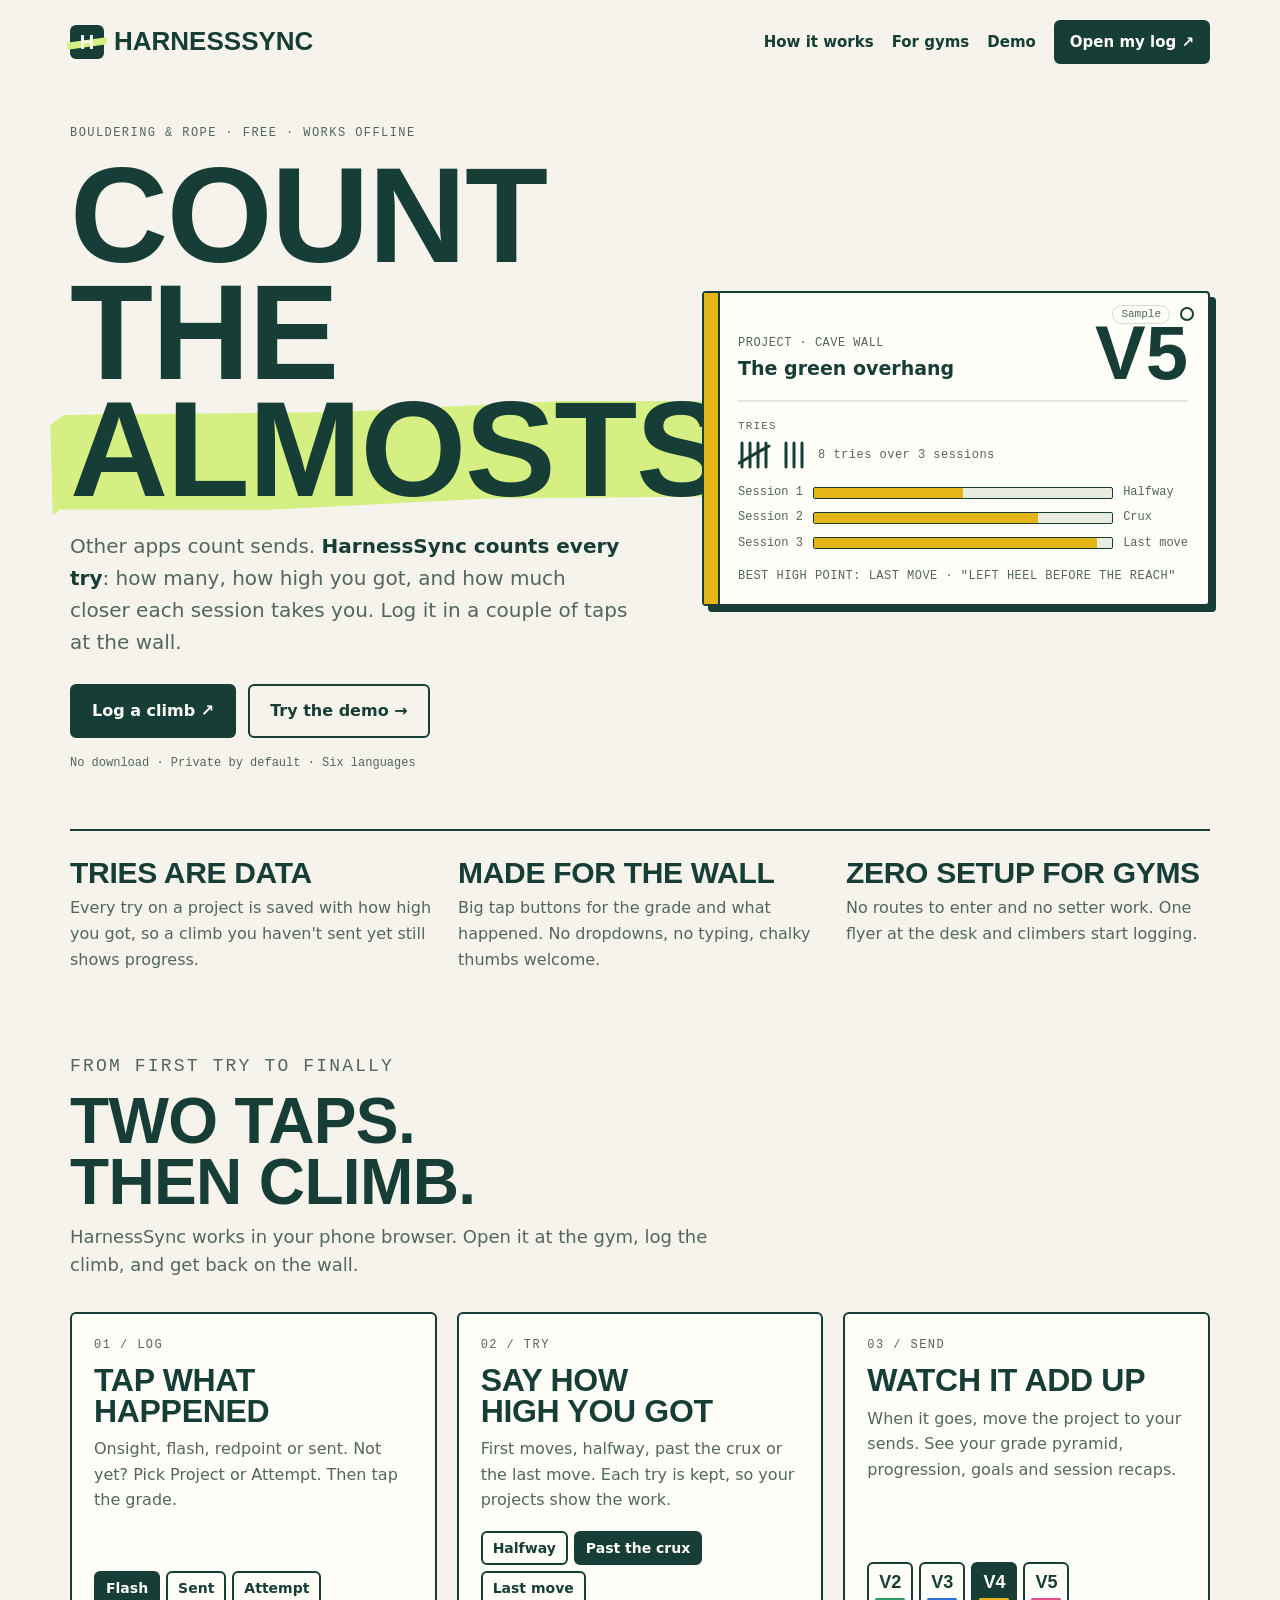
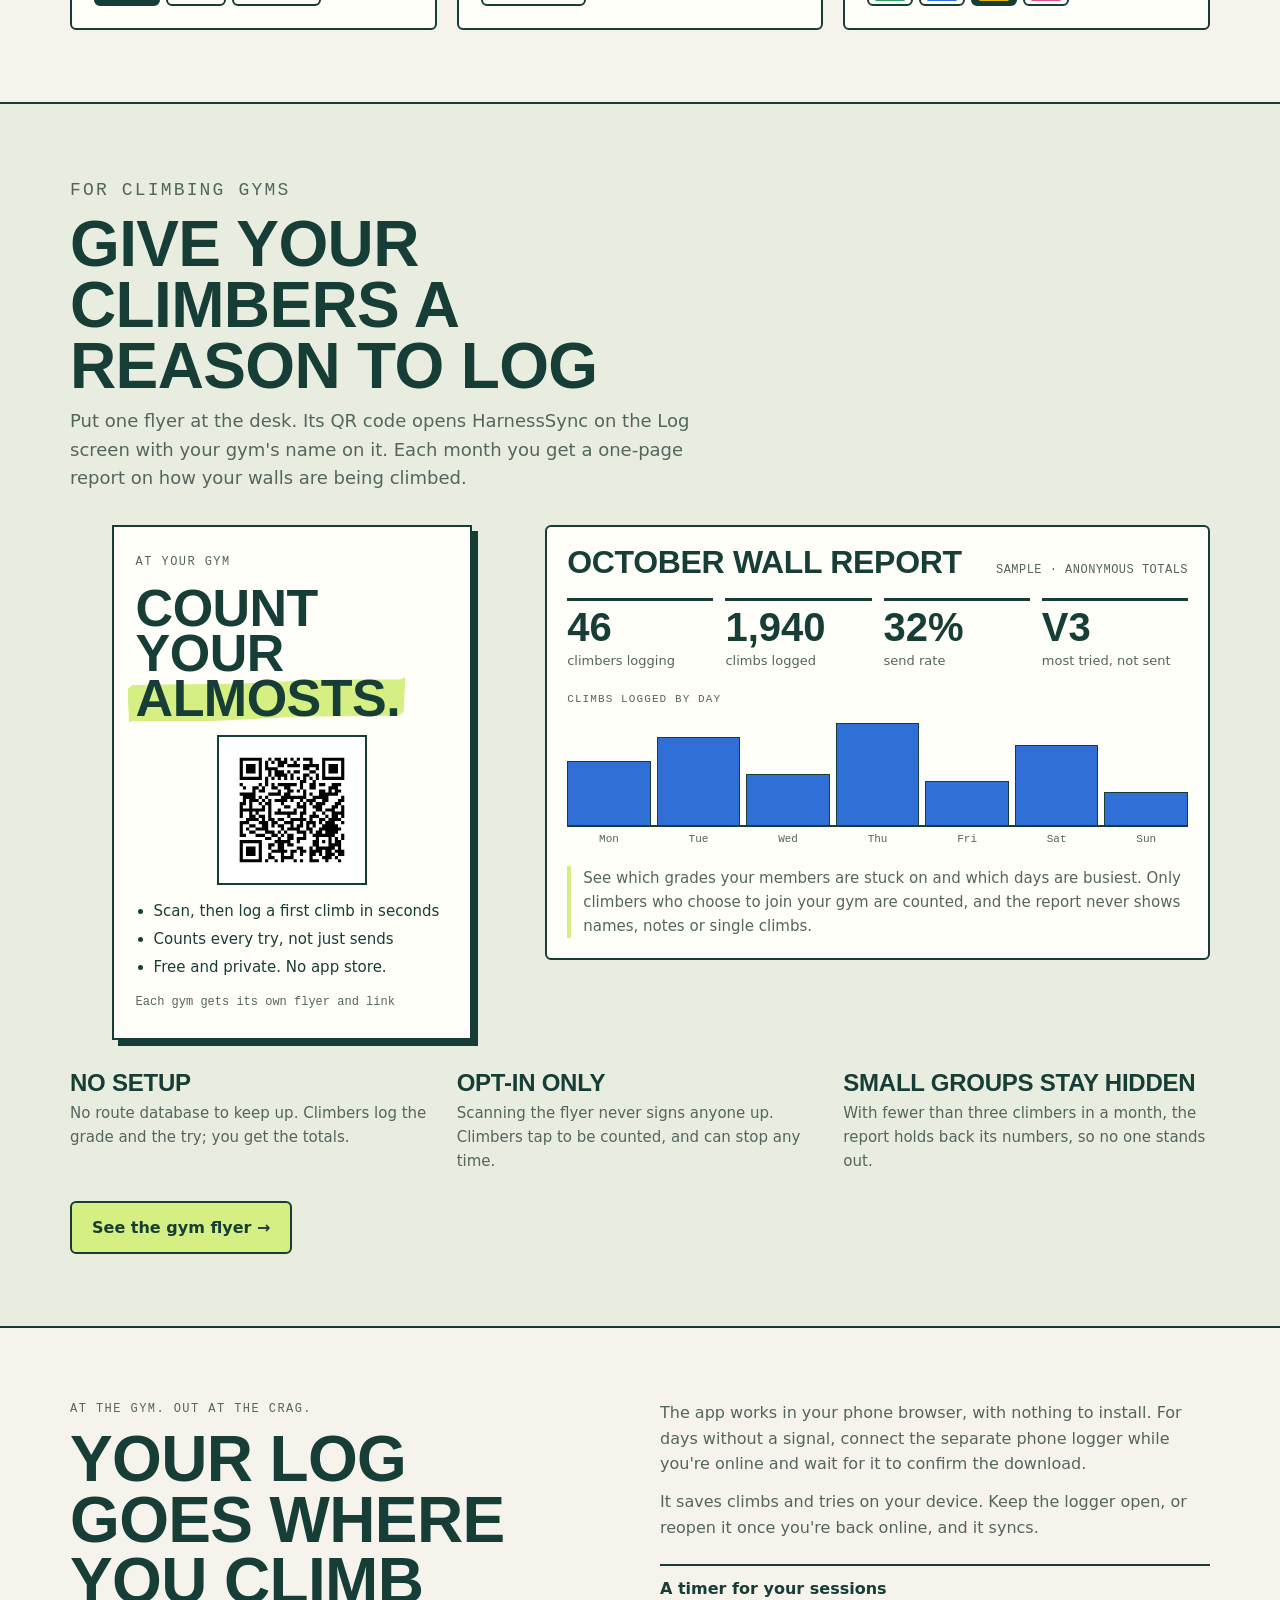
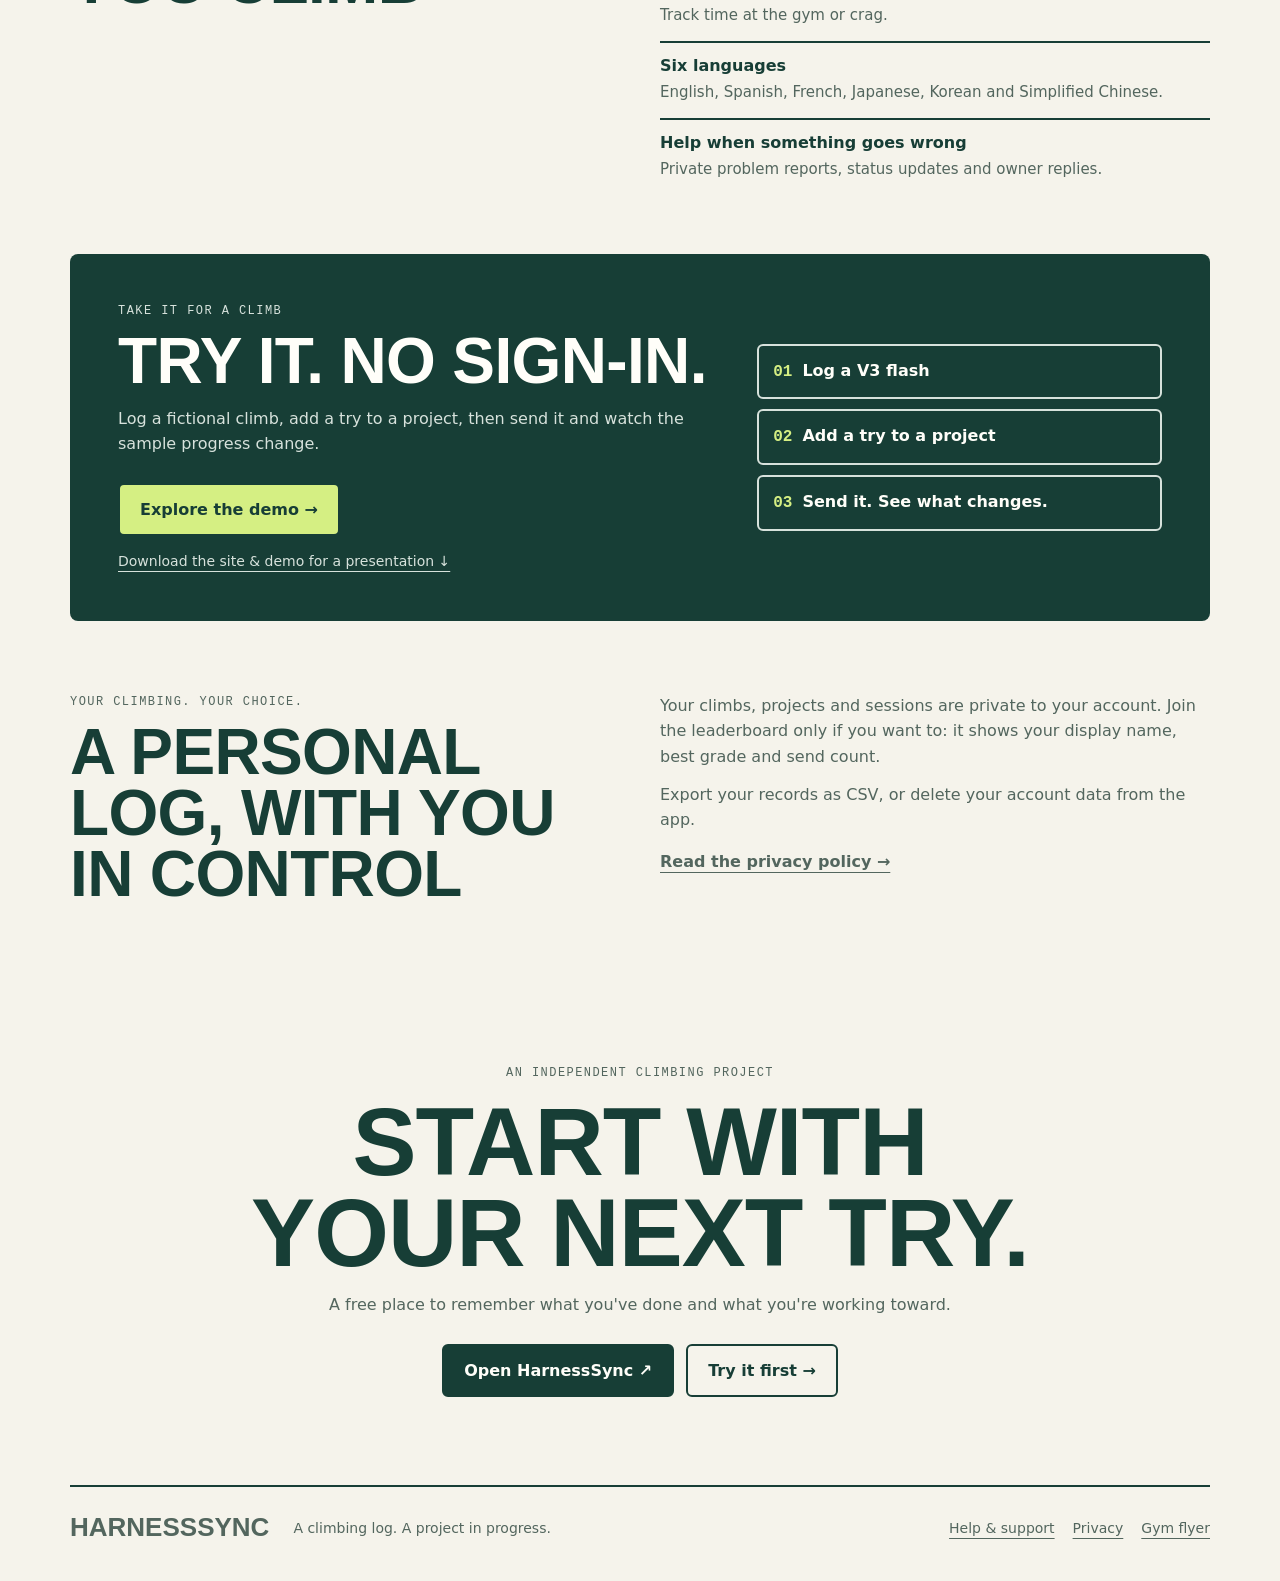
<file: docs/index.html>
<!DOCTYPE html>
<html lang="en">
<head>
  <meta charset="utf-8">
  <meta name="viewport" content="width=device-width, initial-scale=1">
  <title>HarnessSync — Count the almosts.</title>
  <meta name="description" content="A free climbing log that counts every try, not just sends: how many, how high you got, and how much closer each session takes you. Try the demo without signing in.">
  <meta name="theme-color" content="#f5f3eb">
  <link rel="icon" href="icon.svg" type="image/svg+xml">
  <link rel="stylesheet" href="landing.css">
</head>
<body>
  <a class="skip" href="#main">Skip to content</a>
  <header class="site-header wrap">
    <a class="wordmark" href="index.html"><span class="logo-mark" aria-hidden="true"><span>H</span></span>HarnessSync</a>
    <nav aria-label="Main navigation">
      <a class="hide-sm" href="#how-it-works">How it works</a>
      <a class="hide-sm" href="#for-gyms">For gyms</a>
      <a class="hide-sm" href="demo.html">Demo</a>
      <a class="button small" href="https://harnesssync.onrender.com/?from=site">Open my log ↗</a>
    </nav>
  </header>

  <main id="main">
    <section class="hero wrap">
      <div>
        <p class="eyebrow">Bouldering &amp; rope · free · works offline</p>
        <h1>Count the<br><span class="tape">almosts.</span></h1>
        <p class="lead">Other apps count sends. <b>HarnessSync counts every try</b>: how many, how high you got, and how much closer each session takes you. Log it in a couple of taps at the wall.</p>
        <div class="actions">
          <a class="button" href="https://harnesssync.onrender.com/?from=site">Log a climb ↗</a>
          <a class="button ghost" href="demo.html">Try the demo →</a>
        </div>
        <p class="fine">No download · Private by default · Six languages</p>
      </div>

      <div class="tag" style="--grade:var(--g-yellow)" aria-label="Example project card with fictional sample data">
        <span class="hole" aria-hidden="true"></span>
        <span class="sample">Sample</span>
        <div class="tag-row">
          <div>
            <span class="meta">PROJECT · CAVE WALL</span>
            <div class="tag-name">The green overhang</div>
          </div>
          <div class="grade">V5</div>
        </div>
        <div class="rule"></div>
        <div class="label">Tries</div>
        <div class="tally">
          <svg viewBox="0 0 34 28" aria-hidden="true"><line x1="4" y1="2" x2="4" y2="26"/><line x1="12" y1="2" x2="12" y2="26"/><line x1="20" y1="2" x2="20" y2="26"/><line x1="28" y1="2" x2="28" y2="26"/><line x1="1" y1="22" x2="31" y2="5"/></svg>
          <svg viewBox="0 0 26 28" aria-hidden="true"><line x1="4" y1="2" x2="4" y2="26"/><line x1="12" y1="2" x2="12" y2="26"/><line x1="20" y1="2" x2="20" y2="26"/></svg>
          <span class="meta">8 tries over 3 sessions</span>
        </div>
        <div class="ladder" aria-label="Best high point each session: halfway, then past the crux, then the last move">
          <span>Session 1</span><div class="bar"><i style="width:50%"></i></div><span>Halfway</span>
          <span>Session 2</span><div class="bar"><i style="width:75%"></i></div><span>Crux</span>
          <span>Session 3</span><div class="bar"><i style="width:95%"></i></div><span>Last move</span>
        </div>
        <p class="meta note">BEST HIGH POINT: LAST MOVE · "LEFT HEEL BEFORE THE REACH"</p>
      </div>
    </section>

    <section class="wrap diffs" aria-label="What makes HarnessSync different">
      <div><h2>Tries are data</h2><p>Every try on a project is saved with how high you got, so a climb you haven't sent yet still shows progress.</p></div>
      <div><h2>Made for the wall</h2><p>Big tap buttons for the grade and what happened. No dropdowns, no typing, chalky thumbs welcome.</p></div>
      <div><h2>Zero setup for gyms</h2><p>No routes to enter and no setter work. One flyer at the desk and climbers start logging.</p></div>
    </section>

    <section class="section wrap" id="how-it-works">
      <div class="section-head">
        <p class="eyebrow">From first try to finally</p>
        <h2>Two taps. Then climb.</h2>
        <p>HarnessSync works in your phone browser. Open it at the gym, log the climb, and get back on the wall.</p>
      </div>
      <ol class="steps">
        <li>
          <span class="eyebrow">01 / Log</span>
          <h3>Tap what happened</h3>
          <p>Onsight, flash, redpoint or sent. Not yet? Pick Project or Attempt. Then tap the grade.</p>
          <div class="chips" aria-hidden="true"><span class="chip on">Flash</span><span class="chip">Sent</span><span class="chip">Attempt</span></div>
        </li>
        <li>
          <span class="eyebrow">02 / Try</span>
          <h3>Say how high you got</h3>
          <p>First moves, halfway, past the crux or the last move. Each try is kept, so your projects show the work.</p>
          <div class="chips" aria-hidden="true"><span class="chip">Halfway</span><span class="chip on">Past the crux</span><span class="chip">Last move</span></div>
        </li>
        <li>
          <span class="eyebrow">03 / Send</span>
          <h3>Watch it add up</h3>
          <p>When it goes, move the project to your sends. See your grade pyramid, progression, goals and session recaps.</p>
          <div class="chips" aria-hidden="true"><span class="chip grade-chip" style="--c:var(--g-green)">V2</span><span class="chip grade-chip" style="--c:var(--g-blue)">V3</span><span class="chip grade-chip on" style="--c:var(--g-yellow)">V4</span><span class="chip grade-chip" style="--c:var(--g-pink)">V5</span></div>
        </li>
      </ol>
    </section>

    <section class="band" id="for-gyms">
      <div class="section wrap">
        <div class="section-head">
          <p class="eyebrow">For climbing gyms</p>
          <h2>Give your climbers a reason to log</h2>
          <p>Put one flyer at the desk. Its QR code opens HarnessSync on the Log screen with your gym's name on it. Each month you get a one-page report on how your walls are being climbed.</p>
        </div>
        <div class="gyms">
          <div class="flyer">
            <span class="eyebrow">At your gym</span>
            <h3>Count your <span class="tape">almosts.</span></h3>
            <div class="qr"><img src="gym-qr.svg" alt="Sample QR code" width="150" height="150"></div>
            <ul>
              <li>Scan, then log a first climb in seconds</li>
              <li>Counts every try, not just sends</li>
              <li>Free and private. No app store.</li>
            </ul>
            <p class="fine">Each gym gets its own flyer and link</p>
          </div>

          <div class="report" aria-label="Example monthly gym report with fictional sample data">
            <div class="report-head">
              <h3>October wall report</h3>
              <span class="meta">SAMPLE · ANONYMOUS TOTALS</span>
            </div>
            <div class="kpis">
              <div class="kpi"><b>46</b><span>climbers logging</span></div>
              <div class="kpi"><b>1,940</b><span>climbs logged</span></div>
              <div class="kpi"><b>32%</b><span>send rate</span></div>
              <div class="kpi"><b>V3</b><span>most tried, not sent</span></div>
            </div>
            <div>
              <div class="label">Climbs logged by day</div>
              <div class="days" aria-hidden="true"><i style="height:58%"></i><i style="height:80%"></i><i style="height:46%"></i><i style="height:92%"></i><i style="height:40%"></i><i style="height:72%"></i><i style="height:30%"></i></div>
              <div class="days-x" aria-hidden="true"><span>Mon</span><span>Tue</span><span>Wed</span><span>Thu</span><span>Fri</span><span>Sat</span><span>Sun</span></div>
            </div>
            <p class="callout">See which grades your members are stuck on and which days are busiest. Only climbers who choose to join your gym are counted, and the report never shows names, notes or single climbs.</p>
          </div>
        </div>
        <div class="gym-points">
          <div><h3>No setup</h3><p>No route database to keep up. Climbers log the grade and the try; you get the totals.</p></div>
          <div><h3>Opt-in only</h3><p>Scanning the flyer never signs anyone up. Climbers tap to be counted, and can stop any time.</p></div>
          <div><h3>Small groups stay hidden</h3><p>With fewer than three climbers in a month, the report holds back its numbers, so no one stands out.</p></div>
        </div>
        <p class="gym-cta"><a class="button lime" href="gym-flyer.html">See the gym flyer →</a></p>
      </div>
    </section>

    <section class="section wrap split">
      <div>
        <p class="eyebrow">At the gym. Out at the crag.</p>
        <h2>Your log goes where you climb</h2>
      </div>
      <div class="body">
        <p>The app works in your phone browser, with nothing to install. For days without a signal, connect the separate phone logger while you're online and wait for it to confirm the download.</p>
        <p>It saves climbs and tries on your device. Keep the logger open, or reopen it once you're back online, and it syncs.</p>
        <ul class="list" style="margin-top:24px">
          <li><strong>A timer for your sessions</strong><span>Track time at the gym or crag.</span></li>
          <li><strong>Six languages</strong><span>English, Spanish, French, Japanese, Korean and Simplified Chinese.</span></li>
          <li><strong>Help when something goes wrong</strong><span>Private problem reports, status updates and owner replies.</span></li>
        </ul>
      </div>
    </section>

    <section class="wrap">
      <div class="demo">
        <div>
          <p class="eyebrow">Take it for a climb</p>
          <h2>Try it. No sign-in.</h2>
          <p>Log a fictional climb, add a try to a project, then send it and watch the sample progress change.</p>
          <div class="actions"><a class="button lime" href="demo.html">Explore the demo →</a></div>
          <p class="download"><a href="downloads/harnesssync-preview.zip" download>Download the site &amp; demo for a presentation ↓</a></p>
        </div>
        <ol>
          <li><span>01</span>Log a V3 flash</li>
          <li><span>02</span>Add a try to a project</li>
          <li><span>03</span>Send it. See what changes.</li>
        </ol>
      </div>
    </section>

    <section class="section wrap split">
      <div>
        <p class="eyebrow">Your climbing. Your choice.</p>
        <h2>A personal log, with you in control</h2>
      </div>
      <div class="body">
        <p>Your climbs, projects and sessions are private to your account. Join the leaderboard only if you want to: it shows your display name, best grade and send count.</p>
        <p>Export your records as CSV, or delete your account data from the app.</p>
        <p style="margin-top:16px"><a class="text-link" href="privacy.html">Read the privacy policy →</a></p>
      </div>
    </section>

    <section class="final wrap">
      <p class="eyebrow">An independent climbing project</p>
      <h2>Start with your next try.</h2>
      <p>A free place to remember what you've done and what you're working toward.</p>
      <div class="actions"><a class="button" href="https://harnesssync.onrender.com/?from=site">Open HarnessSync ↗</a><a class="button ghost" href="demo.html">Try it first →</a></div>
    </section>
  </main>

  <footer class="site-footer wrap">
    <a class="wordmark" href="index.html">HarnessSync</a>
    <p>A climbing log. A project in progress.</p>
    <nav aria-label="Footer"><a href="support.html">Help &amp; support</a><a href="privacy.html">Privacy</a><a href="gym-flyer.html">Gym flyer</a></nav>
  </footer>
</body>
</html>
</file>
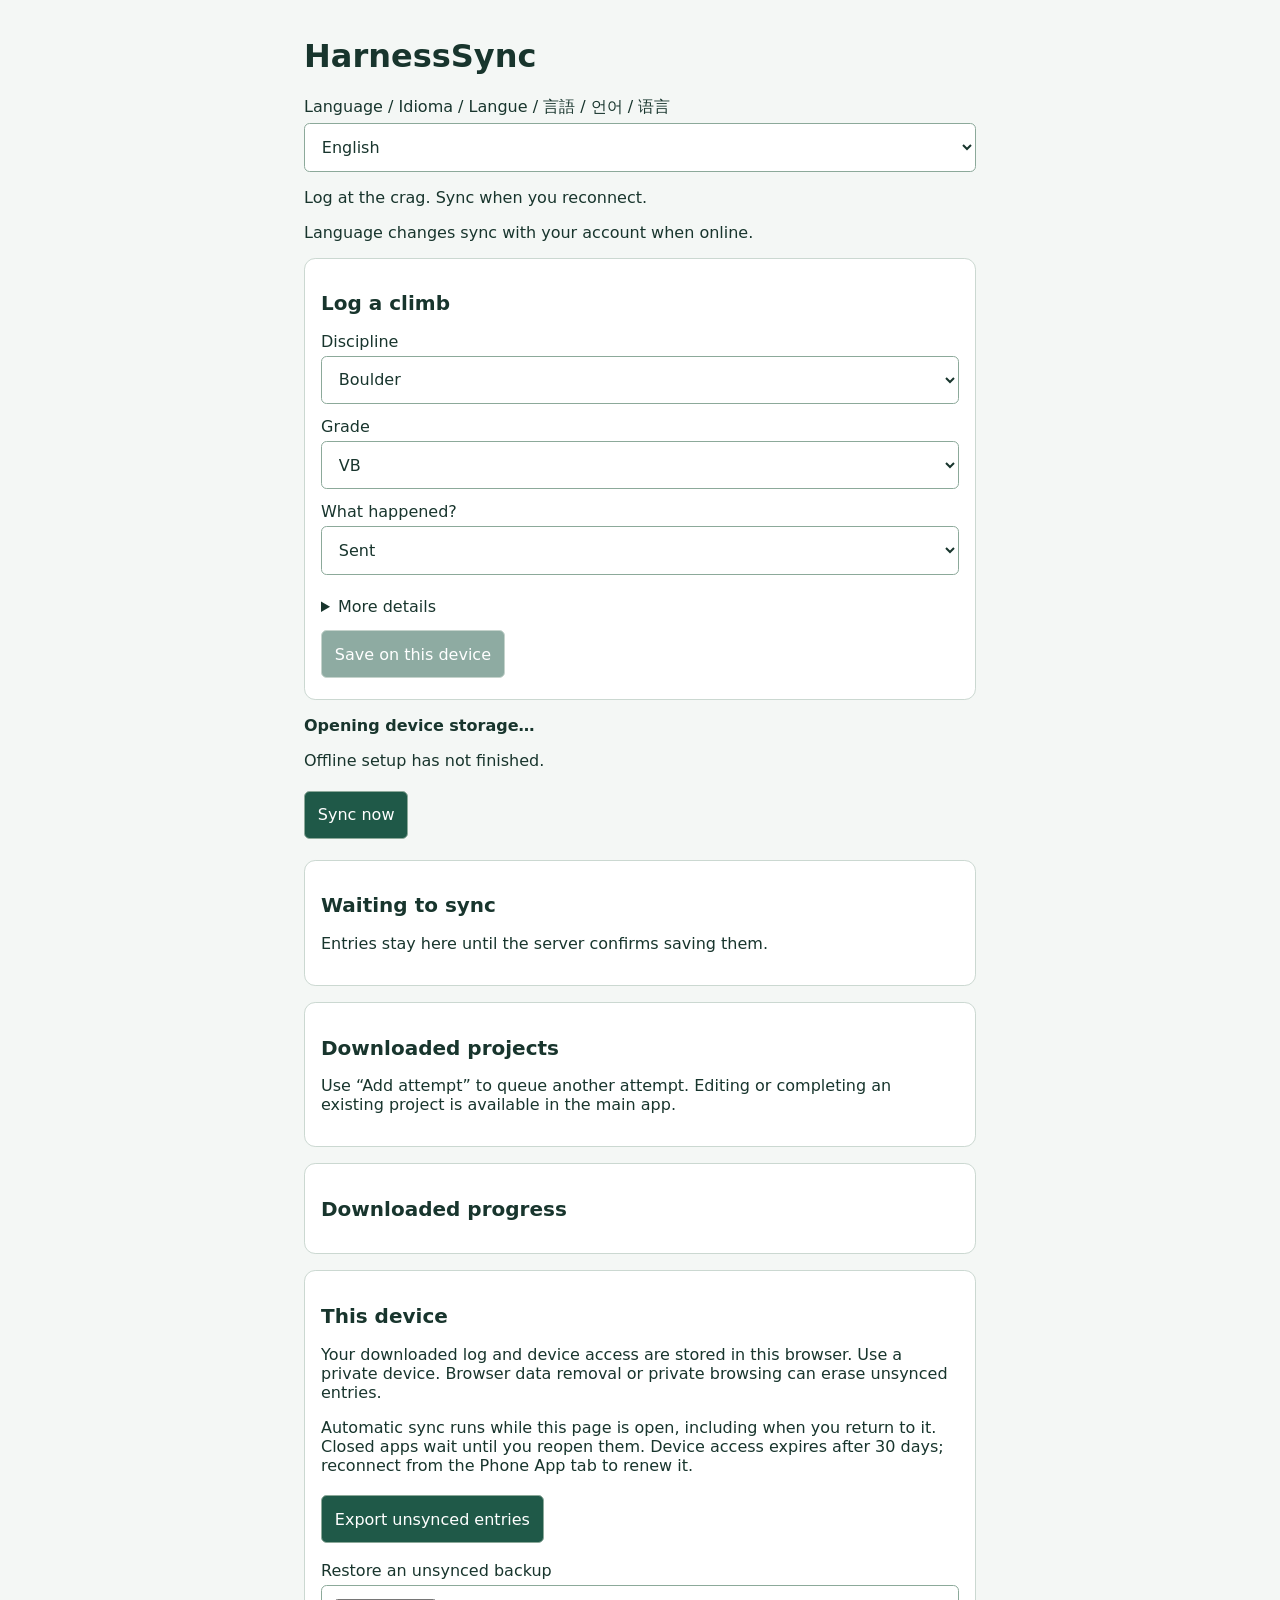
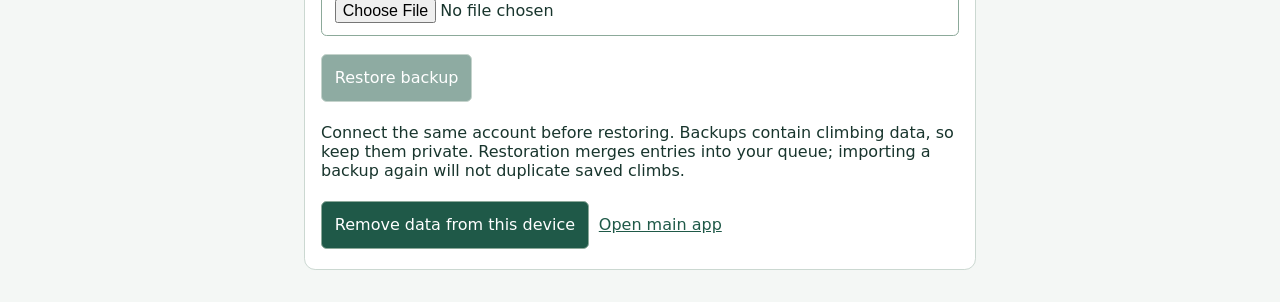
<file: harnesssync/offline_web/index.html>
<!doctype html>
<html lang="en">
<head>
  <meta charset="utf-8"><meta name="viewport" content="width=device-width, initial-scale=1">
  <meta name="theme-color" content="#1f5948"><title>HarnessSync offline log</title>
  <link rel="manifest" href="manifest.webmanifest"><link rel="icon" href="icon.svg">
  <link rel="stylesheet" href="style.css"><script src="locales.js" defer></script><script src="i18n.js" defer></script><script src="app.js" defer></script>
</head>
<body>
<main>
  <h1>HarnessSync</h1><label>Language / Idioma / Langue / 言語 / 언어 / 语言<select id="language"></select></label><p data-i18n="Log at the crag. Sync when you reconnect.">Log at the crag. Sync when you reconnect.</p>
  <p data-i18n="Language changes sync with your account when online.">Language changes sync with your account when online.</p>
  <section><h2 data-i18n="Log a climb">Log a climb</h2>
    <form id="log">
      <label><span data-i18n="Discipline">Discipline</span><select name="discipline" id="discipline"><option value="Boulder" data-i18n="Boulder">Boulder</option><option value="Rope" data-i18n="Rope">Rope</option></select></label>
      <label><span data-i18n="Grade">Grade</span><select name="grade" id="grade"></select></label>
      <label><span data-i18n="What happened?">What happened?</span><select name="status"><option value="Sent" data-i18n="Sent">Sent</option><option value="Flash" data-i18n="Flash">Flash</option><option value="Onsight" data-i18n="Onsight">Onsight</option><option value="Redpoint" data-i18n="Redpoint">Redpoint</option><option value="Attempt" data-i18n="Attempt">Attempt</option><option value="Project" data-i18n="Project">Project</option></select></label>
      <details id="log-details"><summary data-i18n="More details">More details</summary>
      <label><span data-i18n="Date">Date</span><input name="date" id="date" type="date" required></label>
      <label><span data-i18n="Route or problem name">Route or problem name</span><input name="route_name" maxlength="80"></label>
      <label><span data-i18n="Gym or crag">Gym or crag</span><input name="location" maxlength="80"></label>
      <label><span data-i18n="Environment">Environment</span><select name="environment"><option value="Gym" data-i18n="Gym">Gym</option><option value="Outdoor" data-i18n="Outdoor">Outdoor</option></select></label>
        <label><span data-i18n="Wall angle">Wall angle</span><select name="angle"><option value="Vertical" data-i18n="Vertical">Vertical</option><option value="Slab" data-i18n="Slab">Slab</option><option value="Overhang" data-i18n="Overhang">Overhang</option><option value="Roof" data-i18n="Roof">Roof</option></select></label>
        <label><span data-i18n="Hold type">Hold type</span><select name="hold_type"><option value="Mixed" data-i18n="Mixed">Mixed</option><option value="Crimps" data-i18n="Crimps">Crimps</option><option value="Slopers" data-i18n="Slopers">Slopers</option><option value="Jugs" data-i18n="Jugs">Jugs</option><option value="Pinches" data-i18n="Pinches">Pinches</option><option value="Pockets" data-i18n="Pockets">Pockets</option></select></label>
        <label><span data-i18n="Notes">Notes</span><textarea name="notes" maxlength="500"></textarea></label>
      </details>
      <button type="submit" id="save" disabled data-i18n="Save on this device">Save on this device</button>
    </form>
  </section>
  <p id="status" role="status" aria-live="polite" data-i18n="Opening device storage…">Opening device storage…</p>
  <p id="ready" data-i18n="Offline setup has not finished.">Offline setup has not finished.</p>
  <p id="account"></p>
  <button id="sync" type="button" data-i18n="Sync now">Sync now</button>
  <p id="error" role="alert"></p>
  <section><h2 data-i18n="Waiting to sync">Waiting to sync</h2><p data-i18n="Entries stay here until the server confirms saving them.">Entries stay here until the server confirms saving them.</p><ul id="pending"></ul></section>
  <section><h2 data-i18n="Downloaded projects">Downloaded projects</h2><p data-i18n="Use “Add attempt” to queue another attempt. Editing or completing an existing project is available in the main app.">Use “Add attempt” to queue another attempt. Editing or completing an existing project is available in the main app.</p><ul id="projects"></ul></section>
  <section><h2 data-i18n="Downloaded progress">Downloaded progress</h2><p id="downloaded"></p><p id="progress"></p><ul id="history"></ul></section>
  <section><h2 data-i18n="This device">This device</h2>
    <p data-i18n="Your downloaded log and device access are stored in this browser. Use a private device. Browser data removal or private browsing can erase unsynced entries.">Your downloaded log and device access are stored in this browser. Use a private device. Browser data removal or private browsing can erase unsynced entries.</p>
    <p data-i18n="Automatic sync runs while this page is open, including when you return to it. Closed apps wait until you reopen them. Device access expires after 30 days; reconnect from the Phone App tab to renew it.">Automatic sync runs while this page is open, including when you return to it. Closed apps wait until you reopen them. Device access expires after 30 days; reconnect from the Phone App tab to renew it.</p>
    <button id="backup" type="button" data-i18n="Export unsynced entries">Export unsynced entries</button>
    <label><span data-i18n="Restore an unsynced backup">Restore an unsynced backup</span><input id="restore-file" type="file" accept=".json,application/json"></label>
    <button id="restore" type="button" disabled data-i18n="Restore backup">Restore backup</button>
    <p id="restore-status" role="status" aria-live="polite"></p>
    <p data-i18n="Connect the same account before restoring. Backups contain climbing data, so keep them private. Restoration merges entries into your queue; importing a backup again will not duplicate saved climbs.">Connect the same account before restoring. Backups contain climbing data, so keep them private.
      Restoration merges entries into your queue; importing a backup again will not duplicate saved climbs.</p>
    <button id="forget" type="button" data-i18n="Remove data from this device">Remove data from this device</button>
    <a href="../" data-i18n="Open main app">Open main app</a>
  </section>
</main>
</body></html>
</file>
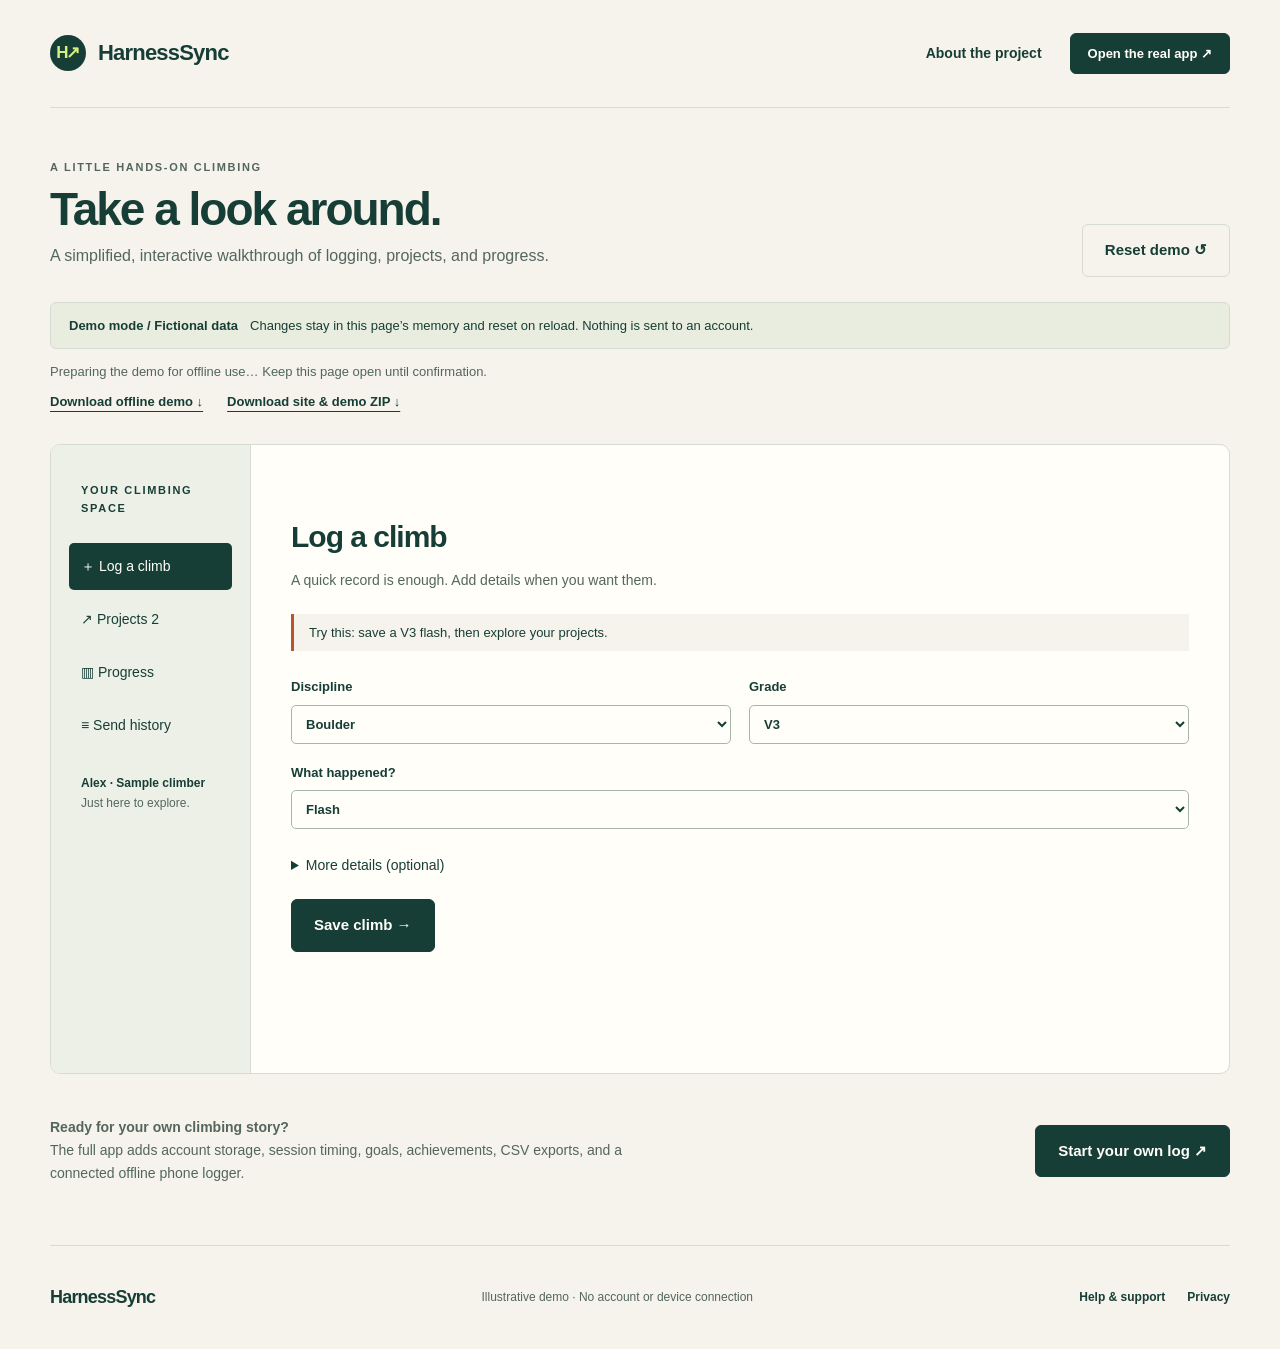
<file: docs/demo.html>
<!DOCTYPE html>
<html lang="en">
<head>
  <meta charset="utf-8">
  <meta name="viewport" content="width=device-width, initial-scale=1">
  <title>Try HarnessSync — Interactive demo</title>
  <meta name="description" content="Explore HarnessSync with fictional climbs. Log a climb, track a project, and see your progress without an account.">
  <meta name="theme-color" content="#f5f3eb">
  <link rel="icon" href="icon.svg" type="image/svg+xml">
  <link rel="stylesheet" href="showcase.css">
  <script src="demo.js" defer></script>
  <script src="demo-offline.js" defer></script>
</head>
<body>
  <a class="skip" href="#main">Skip to demo</a>
  <header class="site-header wrap"><a class="wordmark" href="index.html"><span class="brand-mark" aria-hidden="true">H↗</span> HarnessSync</a><nav aria-label="Main navigation"><a href="index.html">About the project</a><a class="button small" href="https://harnesssync.onrender.com/?from=site">Open the real app ↗</a></nav></header>
  <main class="wrap" id="main">
    <div class="demo-heading"><div><p class="eyebrow">A little hands-on climbing</p><h1>Take a look around.</h1><p>A simplified, interactive walkthrough of logging, projects, and progress.</p></div><button class="button secondary" id="reset-demo" type="button" hidden>Reset demo ↺</button></div>
    <div class="demo-banner"><strong>Demo mode / Fictional data</strong><span>Changes stay in this page’s memory and reset on reload. Nothing is sent to an account.</span></div>
    <div class="offline-tools">
      <p id="offline-status" role="status">For an offline presentation, download the single-file demo below. The full app needs internet.</p>
      <a class="text-link" href="downloads/harnesssync-demo-offline.html" download>Download offline demo ↓</a>
      <a class="text-link" href="downloads/harnesssync-preview.zip" download>Download site &amp; demo ZIP ↓</a>
    </div>
    <noscript><p class="empty">This demo needs JavaScript. You can still <a href="index.html#how-it-works">read how HarnessSync works</a> or <a href="https://harnesssync.onrender.com/?from=site">open the app</a>.</p></noscript>
    <div class="demo-shell" id="demo-shell" hidden>
      <aside class="demo-sidebar"><p class="eyebrow">Your climbing space</p><nav class="demo-nav" aria-label="Demo views"><button type="button" data-view="log" aria-pressed="true" aria-controls="view-log">＋ Log a climb</button><button type="button" data-view="projects" aria-pressed="false" aria-controls="view-projects">↗ Projects <span id="project-count">2</span></button><button type="button" data-view="progress" aria-pressed="false" aria-controls="view-progress">▥ Progress</button><button type="button" data-view="history" aria-pressed="false" aria-controls="view-history">≡ Send history</button></nav><div class="sample-account"><strong>Alex · Sample climber</strong>Just here to explore.</div></aside>
      <div class="demo-content">
        <div class="feedback" id="feedback" role="status" aria-live="polite" aria-atomic="true"></div>
        <section id="view-log" aria-labelledby="log-heading"><h2 id="log-heading" tabindex="-1">Log a climb</h2><p class="intro">A quick record is enough. Add details when you want them.</p><p class="guided-step">Try this: save a V3 flash, then explore your projects.</p>
          <form id="climb-form"><div class="form-grid"><label>Discipline<select id="discipline" name="discipline"><option>Boulder</option><option>Rope</option></select></label><label>Grade<select id="grade" name="grade"></select></label><label class="full">What happened?<select id="result" name="result"><option>Flash</option><option>Onsight</option><option>Redpoint</option><option>Sent</option><option>Project</option><option>Attempt</option></select></label></div><details><summary>More details (optional)</summary><div class="form-grid"><label>Route or problem name<input id="route" name="route" maxlength="80" placeholder="e.g. The blue slab"></label><label>Gym or crag<input id="location" name="location" maxlength="80" placeholder="e.g. Sample climbing gym"></label></div></details><button class="button" type="submit">Save climb →</button></form>
        </section>
        <section id="view-projects" aria-labelledby="projects-heading" hidden><h2 id="projects-heading" tabindex="-1">Your projects</h2><p class="intro">The climbs you keep coming back to.</p><p class="guided-step">Add an attempt, save some beta, then choose a send style and send it.</p><div id="projects-list"></div></section>
        <section id="view-progress" aria-labelledby="progress-heading" hidden><h2 id="progress-heading" tabindex="-1">See the work adding up.</h2><p class="intro">These numbers update as you log sends and complete projects.</p><div class="stats-grid"><div class="stat"><strong id="total-sends"></strong><span>total sends</span></div><div class="stat"><strong id="best-boulder"></strong><span>best boulder</span></div><div class="stat"><strong id="best-rope"></strong><span>best rope</span></div></div><label class="progress-filter">Send pyramid <select id="pyramid-discipline"><option>Boulder</option><option>Rope</option></select></label><div id="pyramid"></div><p class="fine">Completed sends count toward volume. Projects and attempts don’t count until you send.</p><p class="guided-step">The full app also includes personal goals, session recaps, achievements, and grade progression.</p></section>
        <section id="view-history" aria-labelledby="history-heading" hidden><h2 id="history-heading" tabindex="-1">Send history</h2><p class="intro">The small wins, all in one place. Most recent entries first.</p><ul class="history" id="send-history"></ul></section>
      </div>
    </div>
    <div class="demo-bottom"><p><strong>Ready for your own climbing story?</strong><br>The full app adds account storage, session timing, goals, achievements, CSV exports, and a connected offline phone logger.</p><a class="button" href="https://harnesssync.onrender.com/?from=site">Start your own log ↗</a></div>
  </main>
  <footer class="site-footer wrap"><a class="wordmark" href="index.html">HarnessSync</a><p>Illustrative demo · No account or device connection</p><nav aria-label="Footer"><a href="support.html">Help &amp; support</a><a href="privacy.html">Privacy</a></nav></footer>
</body>
</html>
</file>
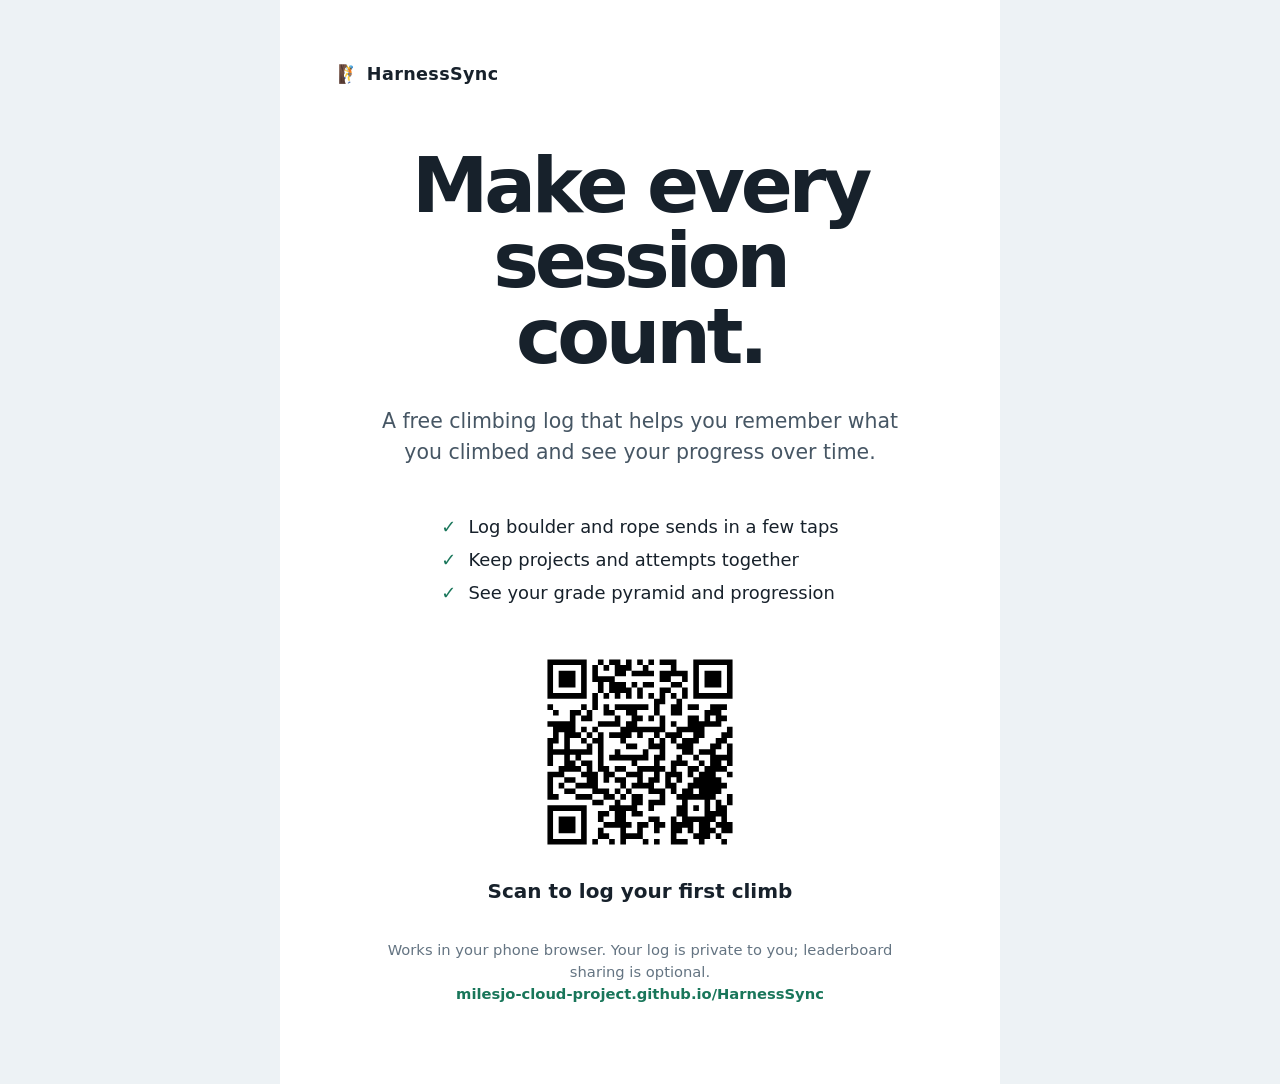
<file: docs/gym-flyer.html>
<!DOCTYPE html>
<html lang="en">
<head>
  <meta charset="utf-8">
  <meta name="viewport" content="width=device-width, initial-scale=1">
  <title>HarnessSync | Gym flyer</title>
  <style>
    :root { color-scheme: light; font-family: Inter, ui-sans-serif, system-ui, sans-serif; color: #17212b; }
    * { box-sizing: border-box; }
    body { margin: 0; min-height: 100vh; display: grid; place-items: center; background: #edf2f5; }
    main { width: min(100%, 720px); min-height: 900px; padding: 64px 58px; display: flex; flex-direction: column; align-items: center; text-align: center; background: #fff; }
    .brand { align-self: flex-start; font-weight: 750; font-size: 1.1rem; letter-spacing: .02em; }
    h1 { margin: 64px 0 12px; max-width: 560px; font-size: clamp(2.8rem, 8vw, 4.8rem); line-height: .98; letter-spacing: -.055em; }
    .lead { max-width: 520px; font-size: 1.28rem; line-height: 1.5; color: #465664; }
    ul { margin: 28px 0 32px; padding: 0; list-style: none; display: grid; gap: 12px; font-size: 1.12rem; text-align: left; }
    li::before { content: "✓"; color: #19765a; font-weight: 800; margin-right: 12px; }
    img { width: 230px; height: 230px; margin: 2px 0 12px; }
    .scan { margin: 0; font-size: 1.25rem; font-weight: 750; }
    .privacy { margin-top: auto; padding-top: 36px; max-width: 520px; color: #647482; font-size: .92rem; line-height: 1.5; }
    .url { color: #19765a; font-weight: 650; }
    @media print {
      @page { size: letter portrait; margin: 0; }
      body { min-height: 0; background: #fff; }
      main { width: 8.5in; height: 11in; min-height: 0; padding: .65in; }
      h1 { margin-top: .5in; }
    }
  </style>
</head>
<body>
  <main>
    <div class="brand">🧗 HarnessSync</div>
    <h1>Make every session count.</h1>
    <p class="lead">A free climbing log that helps you remember what you climbed and see your progress over time.</p>
    <ul>
      <li>Log boulder and rope sends in a few taps</li>
      <li>Keep projects and attempts together</li>
      <li>See your grade pyramid and progression</li>
    </ul>
    <img src="gym-qr.svg" alt="QR code linking to HarnessSync">
    <p class="scan">Scan to log your first climb</p>
    <p class="privacy">Works in your phone browser. Your log is private to you; leaderboard sharing is optional.<br><span class="url">milesjo-cloud-project.github.io/HarnessSync</span></p>
  </main>
</body>
</html>
</file>
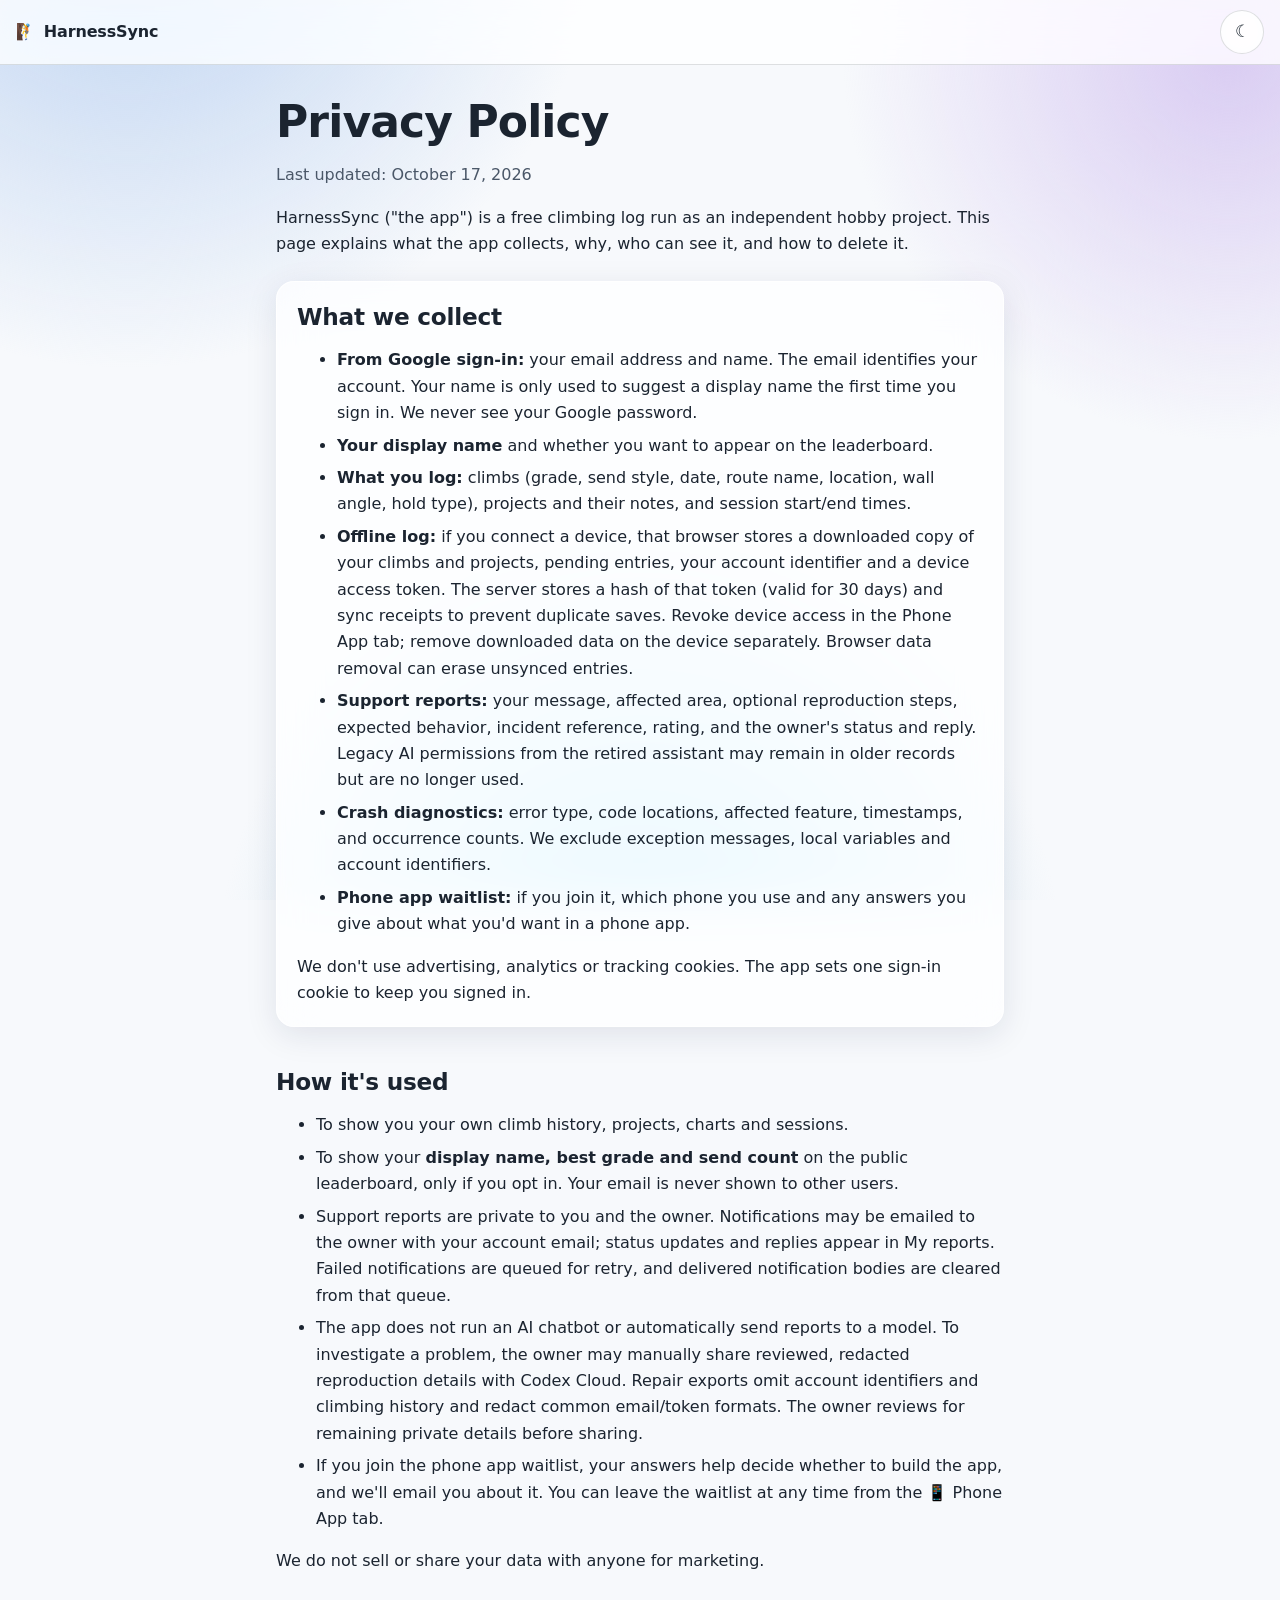
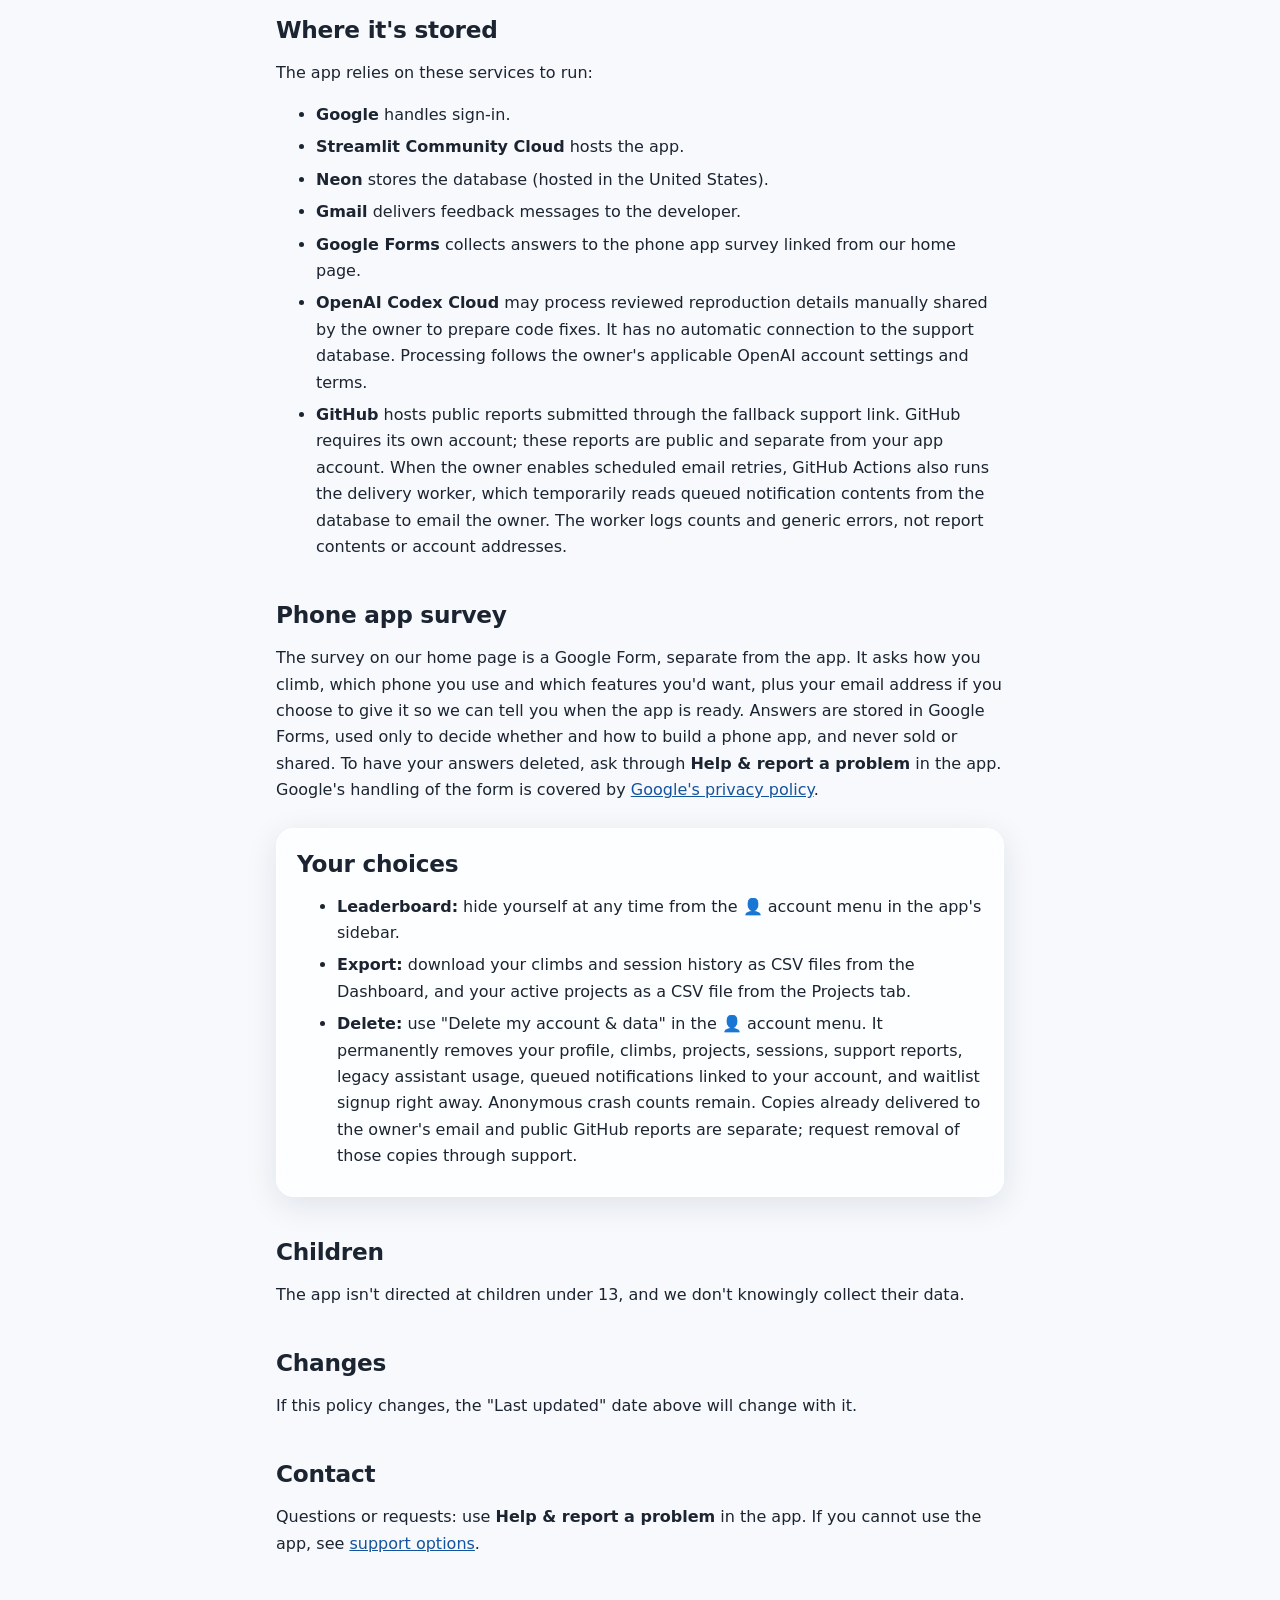
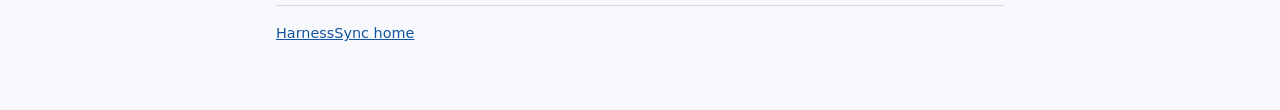
<file: docs/privacy.html>
<!DOCTYPE html>
<html lang="en">
<head>
  <meta charset="utf-8">
  <meta name="viewport" content="width=device-width, initial-scale=1, viewport-fit=cover">
  <title>HarnessSync Privacy Policy</title>
  <meta name="description" content="What data HarnessSync collects, how it is used, and how to delete it.">
  <meta name="theme-color" content="#f7f9fc" media="(prefers-color-scheme: light)">
  <meta name="theme-color" content="#080d17" media="(prefers-color-scheme: dark)">
  <link rel="icon" href="icon.svg" type="image/svg+xml">
  <link rel="stylesheet" href="style.css">
  <!-- Applies a saved theme before the first paint, so the page never flashes
       the wrong one. Must stay inline and before the stylesheet's first use. -->
  <script>
    try {
      var saved = localStorage.getItem("harnesssync-theme");
      if (saved === "light" || saved === "dark") {
        document.documentElement.setAttribute("data-theme", saved);
      }
    } catch (e) {}
  </script>
  <script src="theme.js" defer></script>
</head>
<body>
  <header class="topbar">
    <a class="brand" href="index.html">
      <span aria-hidden="true">🧗</span> HarnessSync
    </a>
    <button id="theme-toggle" class="theme-toggle" type="button" aria-label="Switch theme" hidden>
      <span class="theme-icon" aria-hidden="true">☾</span>
    </button>
  </header>

  <main>
    <h1>Privacy Policy</h1>
    <p class="muted">Last updated: October 17, 2026</p>

    <p>
      HarnessSync ("the app") is a free climbing log run as an independent hobby project.
      This page explains what the app collects, why, who can see it, and how to delete it.
    </p>

    <div class="card">
      <h2>What we collect</h2>
      <ul>
        <li><strong>From Google sign-in:</strong> your email address and name. The email identifies
          your account. Your name is only used to suggest a display name the first time you sign in.
          We never see your Google password.</li>
        <li><strong>Your display name</strong> and whether you want to appear on the leaderboard.</li>
        <li><strong>What you log:</strong> climbs (grade, send style, date, route name, location,
          wall angle, hold type), projects and their notes, and session start/end times.</li>
        <li><strong>Offline log:</strong> if you connect a device, that browser stores a downloaded
          copy of your climbs and projects, pending entries, your account identifier and a device
          access token. The server stores a hash of that token (valid for 30 days) and sync receipts
          to prevent duplicate saves. Revoke device access in the Phone App tab; remove downloaded
          data on the device separately. Browser data removal can erase unsynced entries.</li>
        <li><strong>Support reports:</strong> your message, affected area, optional reproduction steps,
          expected behavior, incident reference, rating, and the owner's status and reply. Legacy AI permissions from the retired assistant may remain in older records but are no longer used.</li>
        <li><strong>Crash diagnostics:</strong> error type, code locations, affected feature, timestamps,
          and occurrence counts. We exclude exception messages, local variables and account identifiers.</li>

        <li><strong>Phone app waitlist:</strong> if you join it, which phone you use and any answers you
          give about what you'd want in a phone app.</li>
      </ul>
      <p>
        We don't use advertising, analytics or tracking cookies. The app sets one sign-in cookie to keep you signed in.
      </p>
    </div>

    <h2>How it's used</h2>
    <ul>
      <li>To show you your own climb history, projects, charts and sessions.</li>
      <li>To show your <strong>display name, best grade and send count</strong> on the public
        leaderboard, only if you opt in. Your email is never shown to other users.</li>
      <li>Support reports are private to you and the owner. Notifications may be emailed to the owner
        with your account email; status updates and replies appear in My reports. Failed notifications
        are queued for retry, and delivered notification bodies are cleared from that queue.</li>
      <li>The app does not run an AI chatbot or automatically send reports to a model. To investigate
        a problem, the owner may manually share reviewed, redacted reproduction details with Codex Cloud.
        Repair exports omit account identifiers and climbing history and redact common email/token
        formats. The owner reviews for remaining private details before sharing.</li>
      <li>If you join the phone app waitlist, your answers help decide whether to build the app, and
        we'll email you about it. You can leave the waitlist at any time from the 📱 Phone App tab.</li>
    </ul>
    <p>We do not sell or share your data with anyone for marketing.</p>

    <h2>Where it's stored</h2>
    <p>The app relies on these services to run:</p>
    <ul>
      <li><strong>Google</strong> handles sign-in.</li>
      <li><strong>Streamlit Community Cloud</strong> hosts the app.</li>
      <li><strong>Neon</strong> stores the database (hosted in the United States).</li>
      <li><strong>Gmail</strong> delivers feedback messages to the developer.</li>
      <li><strong>Google Forms</strong> collects answers to the phone app survey linked from our home page.</li>
      <li><strong>OpenAI Codex Cloud</strong> may process reviewed reproduction details manually
        shared by the owner to prepare code fixes. It has no automatic connection to the support
        database. Processing follows the owner's applicable OpenAI account settings and terms.</li>
      <li><strong>GitHub</strong> hosts public reports submitted through the fallback support link.
        GitHub requires its own account; these reports are public and separate from your app account.
        When the owner enables scheduled email retries, GitHub Actions also runs the delivery worker,
        which temporarily reads queued notification contents from the database to email the owner.
        The worker logs counts and generic errors, not report contents or account addresses.</li>
    </ul>

    <h2>Phone app survey</h2>
    <p>
      The survey on our home page is a Google Form, separate from the app. It asks how you climb,
      which phone you use and which features you'd want, plus your email address if you choose to
      give it so we can tell you when the app is ready. Answers are stored in Google Forms, used only to
      decide whether and how to build a phone app, and never sold or shared. To have your answers
      deleted, ask through <strong>Help &amp; report a problem</strong> in the app.
      Google's handling of the form is covered by <a href="https://policies.google.com/privacy">Google's privacy policy</a>.
    </p>

    <div class="card">
      <h2>Your choices</h2>
      <ul>
        <li><strong>Leaderboard:</strong> hide yourself at any time from the 👤 account menu in the app's sidebar.</li>
        <li><strong>Export:</strong> download your climbs and session history as CSV files from the Dashboard,
          and your active projects as a CSV file from the Projects tab.</li>
        <li><strong>Delete:</strong> use "Delete my account &amp; data" in the 👤 account menu. It
          permanently removes your profile, climbs, projects, sessions, support reports, legacy assistant usage,
          queued notifications linked to your account, and waitlist signup right away. Anonymous crash
          counts remain. Copies already delivered to the owner's email and public GitHub reports are
          separate; request removal of those copies through support.</li>
      </ul>
    </div>

    <h2>Children</h2>
    <p>The app isn't directed at children under 13, and we don't knowingly collect their data.</p>

    <h2>Changes</h2>
    <p>If this policy changes, the "Last updated" date above will change with it.</p>

    <h2>Contact</h2>
    <p>
      Questions or requests: use <strong>Help &amp; report a problem</strong> in the app.
      If you cannot use the app, see <a href="support.html">support options</a>.
    </p>

    <footer>
      <a href="index.html">HarnessSync home</a>
    </footer>
  </main>
</body>
</html>
</file>
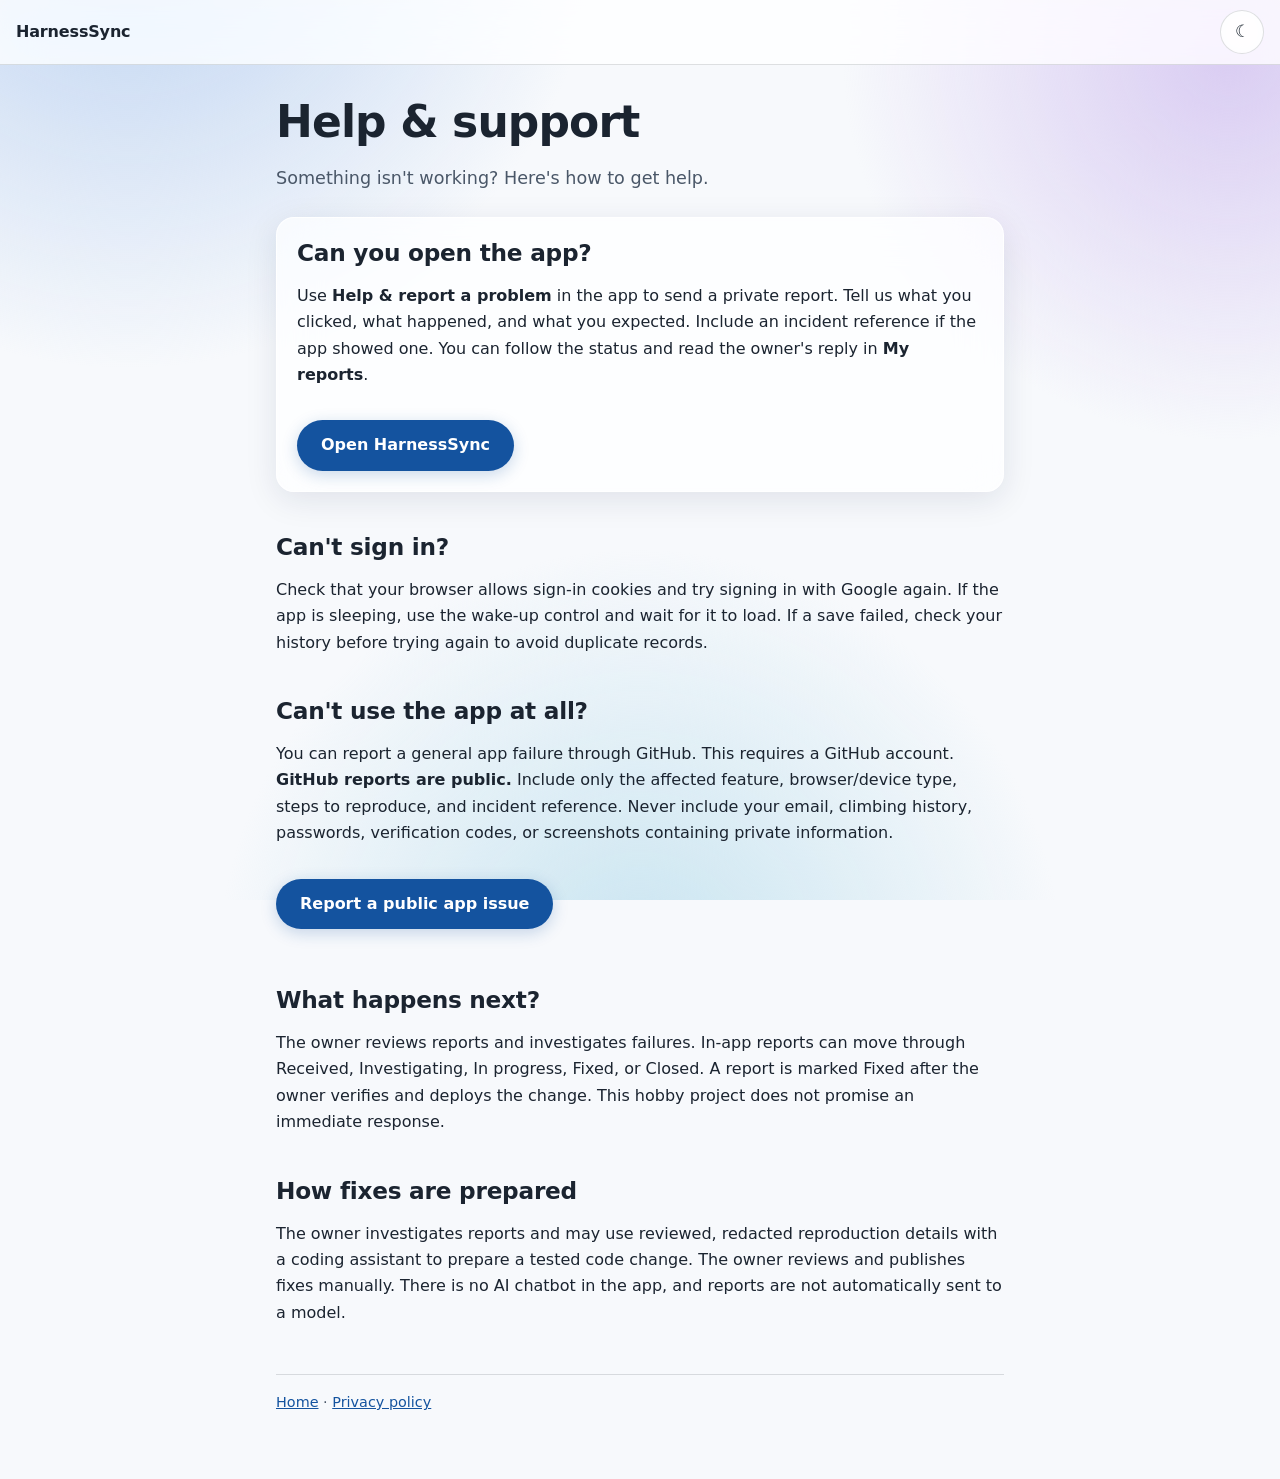
<file: docs/support.html>
<!doctype html>
<html lang="en">
<head>
  <meta charset="utf-8">
  <meta name="viewport" content="width=device-width, initial-scale=1">
  <title>HarnessSync Help & Support</title>
  <meta name="description" content="Get help with HarnessSync, including sign-in trouble and bug reports.">
  <link rel="icon" href="icon.svg" type="image/svg+xml">
  <link rel="stylesheet" href="style.css">
  <script src="theme.js" defer></script>
</head>
<body>
  <header class="topbar">
    <a class="brand" href="index.html">HarnessSync</a>
    <button id="theme-toggle" class="theme-toggle" type="button" aria-label="Switch theme" hidden><span class="theme-icon" aria-hidden="true">☾</span></button>
  </header>
  <main>
    <h1>Help & support</h1>
    <p class="lead">Something isn't working? Here's how to get help.</p>
    <div class="card">
      <h2>Can you open the app?</h2>
      <p>Use <strong>Help & report a problem</strong> in the app to send a private report.
        Tell us what you clicked, what happened, and what you expected. Include an incident
        reference if the app showed one. You can follow the status and read the owner's reply in <strong>My reports</strong>.</p>
      <a class="button" href="https://harnesssync.onrender.com/?from=site">Open HarnessSync</a>
    </div>
    <h2>Can't sign in?</h2>
    <p>Check that your browser allows sign-in cookies and try signing in with Google again.
      If the app is sleeping, use the wake-up control and wait for it to load. If a save failed,
      check your history before trying again to avoid duplicate records.</p>
    <h2>Can't use the app at all?</h2>
    <p>You can report a general app failure through GitHub. This requires a GitHub account.
      <strong>GitHub reports are public.</strong> Include only the affected feature, browser/device type,
      steps to reproduce, and incident reference. Never include your email, climbing history,
      passwords, verification codes, or screenshots containing private information.</p>
    <a class="button" href="https://github.com/milesjo-cloud-project/HarnessSync/issues/new?template=bug_report.yml">Report a public app issue</a>
    <h2>What happens next?</h2>
    <p>The owner reviews reports and investigates failures. In-app reports can move through Received,
      Investigating, In progress, Fixed, or Closed. A report is marked Fixed after the owner verifies
      and deploys the change. This hobby project does not promise an immediate response.</p>
    <h2>How fixes are prepared</h2>
    <p>The owner investigates reports and may use reviewed, redacted reproduction details with a coding
      assistant to prepare a tested code change. The owner reviews and publishes fixes manually.
      There is no AI chatbot in the app, and reports are not automatically sent to a model.</p>
    <footer><a href="index.html">Home</a> · <a href="privacy.html">Privacy policy</a></footer>
  </main>
</body>
</html>
</file>
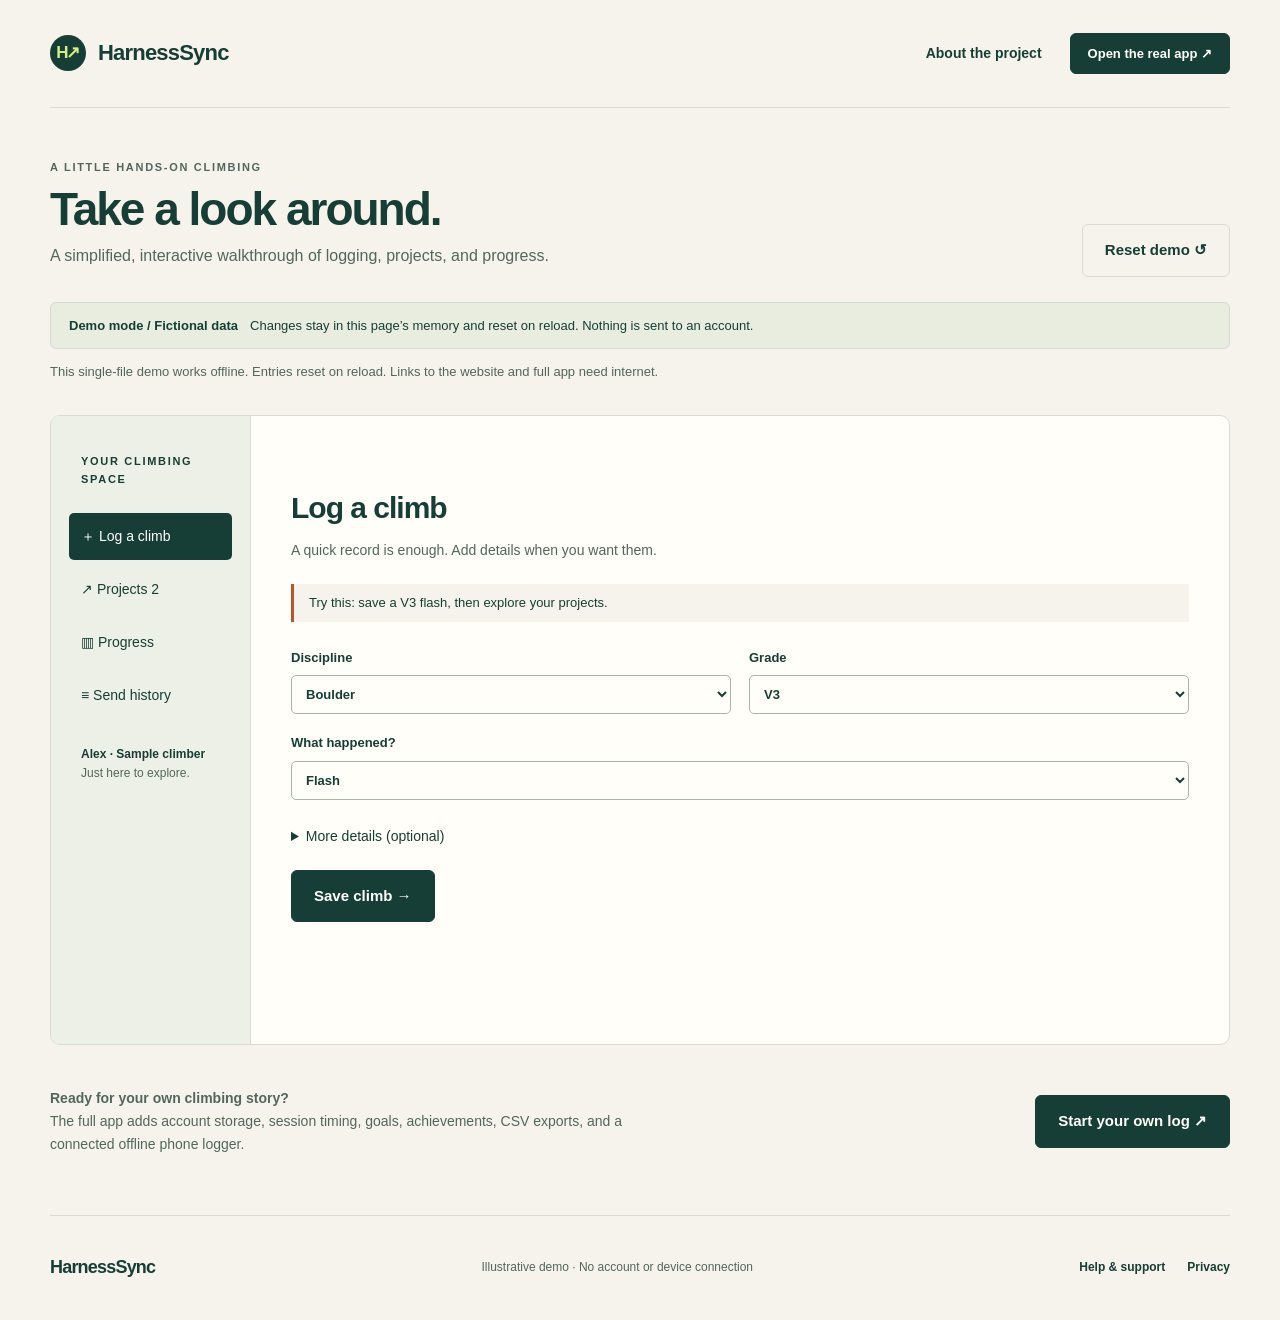
<file: docs/downloads/harnesssync-demo-offline.html>
<!DOCTYPE html>
<html lang="en">
<head>
  <meta charset="utf-8">
  <meta name="viewport" content="width=device-width, initial-scale=1">
  <title>Try HarnessSync — Interactive demo</title>
  <meta name="description" content="Explore HarnessSync with fictional climbs. Log a climb, track a project, and see your progress without an account.">
  <meta name="theme-color" content="#f5f3eb">
  <link rel="icon" href="[data-uri]" type="image/svg+xml">
  <style>
/* Shared presentation site and demo. No external assets or fonts. */
:root{
  color-scheme:light;
  --paper:#f5f3eb;
  --ink:#173e36;
  --muted:#53665e;
  --line:#d6dcd1;
  --white:#fffef9;
  --lime:#d5ef83;
  --orange:#b85531;
  --soft:#e9eddf;
}
*{
  box-sizing:border-box;
}
html{
  scroll-behavior:smooth;
  scroll-padding-top:30px;
}
body{
  margin:0;
  background:var(--paper);
  color:var(--ink);
  font:16px/1.65 "Segoe UI",Arial,sans-serif;
}
a{
  color:inherit;
  text-underline-offset:5px;
}
button,input,select,textarea{
  font:inherit;
}
button,a,input,select,textarea{
  touch-action:manipulation;
}
a:focus-visible,button:focus-visible,input:focus-visible,select:focus-visible,textarea:focus-visible{
  outline:3px solid var(--orange);
  outline-offset:4px;
}
button{
  cursor:pointer;
}
.wrap{
  width:min(1180px,calc(100% - 80px));
  margin-inline:auto;
}
.skip{
  position:absolute;
  top:-100px;
  left:20px;
  background:var(--white);
  padding:12px;
  z-index:10;
}
.skip:focus{
  top:10px;
}
.site-header{
  display:flex;
  justify-content:space-between;
  align-items:center;
  gap:24px;
  min-height:108px;
  border-bottom:1px solid var(--line);
}
.wordmark{
  font-size:22px;
  font-weight:750;
  text-decoration:none;
  letter-spacing:-.8px;
  display:inline-flex;
  align-items:center;
  gap:12px;
}
.brand-mark{
  display:grid;
  place-items:center;
  width:36px;
  height:36px;
  background:var(--ink);
  color:var(--lime);
  border-radius:50%;
  font-size:17px;
  letter-spacing:-3px;
  padding-right:3px;
}
nav{
  display:flex;
  gap:28px;
  align-items:center;
}
nav a{
  text-decoration:none;
  font-size:14px;
  font-weight:600;
}
.button{
  display:inline-flex;
  align-items:center;
  justify-content:center;
  gap:24px;
  background:var(--ink);
  color:var(--white);
  border:1px solid var(--ink);
  border-radius:6px;
  padding:14px 22px;
  text-decoration:none;
  font-weight:650;
  font-size:15px;
  line-height:1.5;
}
.button:hover{
  background:#285b4e;
}
.button.small{
  padding:10px 17px;
  font-size:13px;
}
.button.lime{
  background:var(--lime);
  color:var(--ink);
  border-color:var(--lime);
}
.button.secondary{
  background:transparent;
  color:var(--ink);
  border-color:var(--line);
}
.button.secondary:hover{
  background:var(--soft);
}
.text-link{
  font-weight:650;
  font-size:15px;
}
.eyebrow{
  font-size:11px;
  text-transform:uppercase;
  letter-spacing:1.7px;
  font-weight:750;
}
.dot{
  display:inline-block;
  width:7px;
  height:7px;
  border-radius:50%;
  background:var(--orange);
  margin-right:8px;
}
.hero{
  display:grid;
  grid-template-columns:1.05fr 1fr;
  align-items:center;
  gap:54px;
  padding-block:78px 90px;
}
h1{
  font-size:clamp(64px,7.6vw,102px);
  line-height:1.01;
  letter-spacing:-6px;
  font-weight:600;
  margin:25px 0;
}
h1 em{
  font-family:Georgia,serif;
  font-weight:400;
  color:var(--orange);
}
.lead{
  font-size:19px;
  line-height:1.7;
  max-width:490px;
  color:var(--muted);
}
.actions{
  display:flex;
  gap:24px;
  align-items:center;
  flex-wrap:wrap;
  margin-top:30px;
}
.fine{
  font-size:12px;
  color:var(--muted);
  margin-top:18px;
}
.hero-visual{
  background:#dce3cf;
  border-radius:120px 12px 12px 12px;
  position:relative;
  padding:56px 30px 26px;
  overflow:hidden;
}
.contour{
  position:absolute;
  border:1px solid #b6c7a7;
  pointer-events:none;
  transform:rotate(-30deg);
  border-radius:45%;
  width:620px;
  height:350px;
  left:-30px;
  top:0;
  box-shadow:0 0 0 22px #dce3cf,0 0 0 23px #b6c7a7,0 0 0 48px #dce3cf,0 0 0 49px #b6c7a7;
}
.preview-card{
  position:relative;
  background:var(--white);
  border:1px solid #b8c4b1;
  border-radius:10px;
  padding:28px;
  box-shadow:0 18px 35px #173e3614;
}
.preview-top{
  display:flex;
  justify-content:space-between;
  gap:12px;
  align-items:center;
}
.preview-top .eyebrow{
  font-size:9px;
}
.sample-label{
  font-size:10px;
  background:var(--soft);
  padding:3px 8px;
  border-radius:4px;
  white-space:nowrap;
}
.preview-title{
  font-size:29px;
  line-height:1.2;
  letter-spacing:-1px;
  margin-top:22px;
  font-weight:600;
}
.mini-stats{
  display:flex;
  justify-content:space-between;
  margin:25px 0;
  padding-bottom:22px;
  border-bottom:1px solid var(--line);
  gap:12px;
}
.mini-stats strong{
  display:block;
  font-size:28px;
  line-height:1.2;
  font-weight:600;
}
.mini-stats span{
  font-size:10px;
  color:var(--muted);
}
.mini-pyramid{
  display:grid;
  gap:8px;
}
.mini-pyramid>div{
  display:flex;
  align-items:center;
  gap:12px;
  font-size:11px;
}
.mini-pyramid span{
  width:18px;
}
.mini-pyramid i{
  display:block;
  width:calc(var(--w)*.72);
  height:17px;
  background:#8fa785;
  border-radius:2px;
}
.mini-pyramid>div:first-child i{
  background:var(--orange);
}
.mini-pyramid b{
  font-weight:400;
  color:var(--muted);
}
.preview-project{
  display:flex;
  gap:12px;
  align-items:center;
  background:var(--soft);
  padding:15px 12px;
  margin-top:25px;
  border-radius:5px;
  font-size:12px;
}
.preview-project>span:last-child{
  margin-left:auto;
}
.preview-project small{
  display:block;
  font-size:10px;
  color:var(--muted);
}
.route-dot{
  width:10px;
  height:10px;
  flex-shrink:0;
  background:var(--orange);
  border-radius:50%;
}
.visual-caption{
  position:relative;
  text-align:center;
  font-size:11px;
  letter-spacing:1px;
  text-transform:uppercase;
  margin:22px 0 0;
}
.discipline-strip{
  border-block:1px solid var(--line);
}
.discipline-strip .wrap{
  display:flex;
  justify-content:space-between;
  gap:20px;
  flex-wrap:wrap;
  padding-block:21px;
  font-size:11px;
  letter-spacing:1.5px;
}
.discipline-strip span:first-child{
  letter-spacing:0;
  font-size:13px;
  color:var(--muted);
}
.section{
  padding-block:95px;
}
h2{
  font-size:clamp(32px,4vw,49px);
  line-height:1.15;
  letter-spacing:-1.8px;
  font-weight:550;
  margin:16px 0 24px;
}
h3{
  font-size:25px;
  line-height:1.25;
  letter-spacing:-.6px;
  font-weight:600;
}
.section-intro{
  max-width:560px;
}
.section-intro>p:last-child{
  max-width:430px;
  color:var(--muted);
}
.steps{
  display:grid;
  grid-template-columns:repeat(3,1fr);
  gap:48px;
  margin-top:52px;
}
.steps article{
  border-top:1px solid var(--ink);
  padding-top:24px;
}
.step-number{
  font-size:11px;
  letter-spacing:1.5px;
  color:var(--orange);
  font-weight:700;
}
.steps p{
  font-size:15px;
  color:var(--muted);
}
.example{
  display:block;
  margin-top:24px;
  font-size:12px;
  padding-top:18px;
  border-top:1px solid var(--line);
  font-weight:600;
}
.demo-invite{
  background:var(--ink);
  color:var(--white);
  border-radius:10px;
  padding:55px;
  display:grid;
  grid-template-columns:1.2fr 1fr;
  gap:70px;
  align-items:center;
}
.demo-invite p:not(.eyebrow){
  max-width:430px;
  color:#c3d0c5;
}
.demo-invite .eyebrow{
  color:var(--lime);
}
.demo-invite .button{
  margin-top:14px;
}
.demo-checklist{
  list-style:none;
  margin:0;
  padding:0;
}
.demo-checklist li{
  padding:22px 0;
  border-bottom:1px solid #ffffff30;
  font-size:17px;
}
.demo-checklist span{
  color:var(--lime);
  margin-right:22px;
  font-size:12px;
}
.field-section{
  display:grid;
  grid-template-columns:1fr 1fr;
  gap:100px;
  align-items:center;
}
.field-section p:not(.eyebrow){
  color:var(--muted);
}
.field-notes{
  border:1px solid var(--line);
  padding:35px;
  border-radius:8px;
}
.field-notes ul{
  list-style:none;
  padding:0;
  margin-bottom:0;
}
.field-notes li{
  padding:20px 0;
  border-bottom:1px solid var(--line);
}
.field-notes li:last-child{
  border:0;
  padding-bottom:0;
}
.field-notes strong,.field-notes span{
  display:block;
}
.field-notes li span{
  font-size:14px;
  color:var(--muted);
  margin-top:5px;
}
.privacy-section{
  background:var(--soft);
  padding-block:64px;
}
.privacy-grid{
  display:grid;
  grid-template-columns:1fr 1fr;
  gap:100px;
  align-items:center;
}
.privacy-grid>div:last-child{
  color:var(--muted);
}
.final-cta{
  text-align:center;
  padding-block:85px;
}
.final-cta .actions{
  justify-content:center;
}
.final-cta p:not(.eyebrow){
  color:var(--muted);
}
.site-footer{
  display:flex;
  align-items:center;
  justify-content:space-between;
  gap:24px;
  flex-wrap:wrap;
  padding-block:30px;
  border-top:1px solid var(--line);
  font-size:12px;
}
.site-footer .wordmark{
  font-size:18px;
}
.site-footer p{
  color:var(--muted);
}
.site-footer nav{
  gap:22px;
}
.site-footer a{
  font-size:12px;
}
/* Browser-only demo */
.offline-tools {
  display: flex;
  align-items: center;
  flex-wrap: wrap;
  gap: 8px 24px;
  padding: 12px 0;
}
.offline-tools p {
  width: 100%;
  margin: 0;
  font-size: 13px;
  color: var(--muted);
}
.offline-tools a {
  font-size: 13px;
}
.demo-heading{
  display:flex;
  justify-content:space-between;
  align-items:end;
  gap:24px;
  padding-block:42px 25px;
}
.demo-heading h1{
  font-size:46px;
  letter-spacing:-2px;
  margin:10px 0;
}
.demo-heading p{
  margin:8px 0;
  color:var(--muted);
  max-width:650px;
}
.demo-banner{
  display:flex;
  gap:12px;
  align-items:center;
  background:var(--soft);
  border:1px solid var(--line);
  padding:12px 18px;
  border-radius:6px;
  font-size:13px;
}
.demo-banner strong{
  white-space:nowrap;
}
.demo-shell{
  display:grid;
  grid-template-columns:200px 1fr;
  min-height:630px;
  background:var(--white);
  border:1px solid var(--line);
  border-radius:10px;
  overflow:hidden;
  margin-block:20px 28px;
}
.demo-sidebar{
  padding:25px 18px;
  background:#edf0e6;
  border-right:1px solid var(--line);
}
.demo-sidebar .eyebrow{
  padding-inline:12px;
}
.demo-nav{
  display:grid;
  gap:6px;
  margin-top:25px;
}
.demo-nav button{
  padding:12px;
  text-align:left;
  border:0;
  background:transparent;
  border-radius:5px;
  color:var(--ink);
  font-size:14px;
}
.demo-nav button[aria-pressed="true"]{
  background:var(--ink);
  color:var(--white);
}
.demo-nav button:hover:not([aria-pressed="true"]){
  background:#dde4d4;
}
.sample-account{
  font-size:12px;
  padding:25px 12px;
  color:var(--muted);
}
.sample-account strong{
  display:block;
  color:var(--ink);
}
.demo-content{
  padding:32px 40px;
  min-width:0;
}
.demo-content h2{
  font-size:30px;
  margin-top:0;
  letter-spacing:-1px;
}
.demo-content h3{
  font-size:18px;
  margin:0 0 12px;
}
.demo-content .intro{
  font-size:14px;
  color:var(--muted);
  margin-top:-10px;
}
.guided-step{
  font-size:13px;
  border-left:3px solid var(--orange);
  padding:8px 15px;
  margin:22px 0;
  background:var(--paper);
}
.form-grid{
  display:grid;
  grid-template-columns:1fr 1fr;
  gap:18px;
  margin-block:25px;
}
.form-grid label{
  display:grid;
  gap:7px;
  font-size:13px;
  font-weight:600;
}
.form-grid input,.form-grid select,.form-grid textarea{
  width:100%;
  min-width:0;
  border:1px solid #a7b7a7;
  border-radius:5px;
  background:var(--white);
  color:var(--ink);
  padding:10px;
}
.form-grid .full{
  grid-column:1/-1;
}
.demo-content details{
  margin-bottom:22px;
}
.demo-content summary{
  cursor:pointer;
  font-size:14px;
}
.feedback{
  min-height:28px;
  font-size:14px;
  font-weight:600;
  margin-bottom:15px;
  color:var(--ink);
}
.project-card{
  padding:22px;
  border:1px solid var(--line);
  border-radius:7px;
  margin-top:18px;
}
.project-card .project-meta{
  font-size:12px;
  color:var(--muted);
}
.project-card textarea{
  display:block;
  width:100%;
  resize:vertical;
  min-height:70px;
  border:1px solid #a7b7a7;
  background:var(--paper);
  padding:12px;
  border-radius:5px;
  color:var(--ink);
  font-size:14px;
}
.project-card label{
  display:block;
  font-size:12px;
  font-weight:600;
  margin-block:12px 6px;
}
.project-card select{
  padding:7px;
  border:1px solid #a7b7a7;
  background:var(--white);
  border-radius:4px;
  color:var(--ink);
}
.project-card .actions{
  gap:12px;
  margin-top:18px;
}
.project-card .button{
  padding:10px 15px;
  font-size:13px;
}
.stats-grid{
  display:grid;
  grid-template-columns:repeat(3,1fr);
  gap:16px;
  margin-block:26px;
}
.stat{
  padding:20px;
  background:var(--soft);
  border-radius:5px;
}
.stat strong{
  display:block;
  font-size:32px;
  font-weight:600;
  line-height:1.3;
}
.stat span{
  font-size:12px;
  color:var(--muted);
}
.progress-filter{
  display:flex;
  align-items:center;
  gap:12px;
  font-size:13px;
  margin-block:25px;
}
.progress-filter select{
  padding:7px;
  background:var(--white);
  color:var(--ink);
  border:1px solid var(--line);
  border-radius:4px;
}
.pyramid-row{
  display:grid;
  grid-template-columns:45px 1fr 65px;
  gap:12px;
  align-items:center;
  margin-block:9px;
  font-size:13px;
}
.pyramid-track{
  display:flex;
  justify-content:center;
}
.pyramid-bar{
  height:24px;
  width:var(--bar-width);
  min-width:7px;
  background:#809f77;
  border-radius:3px;
}
.pyramid-row:first-child .pyramid-bar{
  background:var(--orange);
}
.pyramid-row span:last-child{
  text-align:right;
  color:var(--muted);
  font-size:12px;
}
.history{
  list-style:none;
  padding:0;
}
.history li{
  border-bottom:1px solid var(--line);
  padding:14px 0;
  display:flex;
  justify-content:space-between;
  gap:15px;
  font-size:14px;
}
.history small{
  display:block;
  color:var(--muted);
  font-size:12px;
}
.history .grade{
  font-weight:700;
  white-space:nowrap;
}
.empty{
  padding:25px;
  background:var(--soft);
  border-radius:5px;
}
.demo-bottom{
  display:flex;
  align-items:center;
  justify-content:space-between;
  gap:24px;
  flex-wrap:wrap;
  padding-bottom:45px;
}
.demo-bottom p{
  max-width:640px;
  color:var(--muted);
  font-size:14px;
}
[hidden]{
  display:none!important;
}
@media(min-width:1000px){
  .steps p{
    min-height:100px;
  }
}
@media(max-width:900px){
  .wrap{
    width:calc(100% - 40px);
  }
  .hero{
    gap:30px;
    padding-block:45px;
  }
  .hero-visual{
    padding:40px 20px 20px;
  }
  h1{
    font-size:70px;
    letter-spacing:-4px;
  }
  .preview-card{
    padding:20px;
  }
  .preview-top{
    flex-wrap:wrap;
  }
  .steps{
    gap:25px;
  }
  .field-section,.privacy-grid{
    gap:40px;
  }
  .demo-invite{
    gap:35px;
    padding:35px;
  }
  .site-header nav{
    gap:18px;
  }
  .demo-content{
    padding:28px;
  }
  .demo-shell{
    grid-template-columns:170px 1fr;
  }
}
@media(max-width:650px){
  .site-header{
    min-height:90px;
    flex-wrap:wrap;
    padding-block:20px;
    gap:16px;
  }
  .site-header nav{
    gap:20px;
    width:100%;
    justify-content:space-between;
  }
  .site-header nav a{
    font-size:12px;
  }
  .site-header nav .button{
    padding:7px 11px;
  }
  .hero{
    grid-template-columns:1fr;
    padding-block:30px 45px;
  }
  .hero h1{
    font-size:76px;
  }
  .hero .lead{
    font-size:17px;
  }
  .hero-visual{
    margin-top:15px;
    padding:35px 24px 24px;
  }
  .preview-top{
    flex-wrap:nowrap;
  }
  .preview-title{
    font-size:30px;
  }
  .discipline-strip .wrap{
    display:grid;
    grid-template-columns:1fr 1fr;
    gap:12px;
    font-size:10px;
  }
  .section{
    padding-block:55px;
  }
  .steps{
    grid-template-columns:1fr;
    gap:30px;
    margin-top:35px;
  }
  .steps h3 br{
    display:none;
  }
  .steps h3{
    font-size:23px;
  }
  .steps p{
    margin-top:12px;
  }
  .example{
    margin-top:16px;
  }
  .demo-invite{
    grid-template-columns:1fr;
    padding:30px 24px;
    gap:20px;
  }
  .demo-checklist li{
    font-size:15px;
    padding-block:17px;
  }
  .field-section,.privacy-grid{
    grid-template-columns:1fr;
    gap:24px;
  }
  .field-notes{
    padding:25px;
  }
  .privacy-section{
    padding-block:40px;
  }
  .final-cta{
    padding-block:55px;
  }
  .site-footer{
    gap:12px;
    padding-block:25px;
  }
  .site-footer p{
    margin:0;
  }
  .site-footer nav{
    width:100%;
    gap:20px;
  }
  .demo-heading{
    align-items:start;
    padding-top:28px;
  }
  .demo-heading h1{
    font-size:36px;
  }
  .demo-heading .button{
    font-size:12px;
    padding:9px;
    white-space:nowrap;
  }
  .demo-banner{
    align-items:start;
    flex-direction:column;
    gap:2px;
  }
  .demo-shell{
    display:block;
  }
  .demo-sidebar{
    padding:14px;
    border-right:0;
    border-bottom:1px solid var(--line);
  }
  .demo-sidebar>.eyebrow,.sample-account{
    display:none;
  }
  .demo-nav{
    display:flex;
    flex-wrap:wrap;
    margin:0;
    gap:4px;
  }
  .demo-nav button{
    flex:1;
    padding:9px 7px;
    text-align:center;
    font-size:12px;
    white-space:nowrap;
  }
  .demo-content{
    padding:24px 18px;
  }
  .demo-content h2{
    font-size:25px;
  }
  .form-grid{
    gap:14px;
    grid-template-columns:1fr;
  }
  .form-grid .full{
    grid-column:auto;
  }
  .stats-grid{
    gap:8px;
  }
  .stat{
    padding:14px 10px;
  }
  .stat strong{
    font-size:25px;
  }
  .stat span{
    font-size:10px;
  }
  .project-card{
    padding:16px;
  }
  .project-card .actions{
    gap:8px;
  }
  .project-card .button{
    font-size:12px;
    padding:9px;
  }
  .demo-bottom{
    gap:8px;
  }
}
@media(prefers-reduced-motion:reduce){
  html{
    scroll-behavior:auto;
  }
}
</style>


</head>
<body>
  <a class="skip" href="#main">Skip to demo</a>
  <header class="site-header wrap"><a class="wordmark" href="https://milesjo-cloud-project.github.io/HarnessSync/index.html"><span class="brand-mark" aria-hidden="true">H↗</span> HarnessSync</a><nav aria-label="Main navigation"><a href="https://milesjo-cloud-project.github.io/HarnessSync/index.html">About the project</a><a class="button small" href="https://harnesssync.onrender.com/?from=site">Open the real app ↗</a></nav></header>
  <main class="wrap" id="main">
    <div class="demo-heading"><div><p class="eyebrow">A little hands-on climbing</p><h1>Take a look around.</h1><p>A simplified, interactive walkthrough of logging, projects, and progress.</p></div><button class="button secondary" id="reset-demo" type="button" hidden>Reset demo ↺</button></div>
    <div class="demo-banner"><strong>Demo mode / Fictional data</strong><span>Changes stay in this page’s memory and reset on reload. Nothing is sent to an account.</span></div>
    <div class="offline-tools">
      <p id="offline-status" role="status">This single-file demo works offline. Entries reset on reload. Links to the website and full app need internet.</p>


    </div>
    <noscript><p class="empty">This demo needs JavaScript. You can still <a href="index.html#how-it-works">read how HarnessSync works</a> or <a href="https://harnesssync.onrender.com/?from=site">open the app</a>.</p></noscript>
    <div class="demo-shell" id="demo-shell" hidden>
      <aside class="demo-sidebar"><p class="eyebrow">Your climbing space</p><nav class="demo-nav" aria-label="Demo views"><button type="button" data-view="log" aria-pressed="true" aria-controls="view-log">＋ Log a climb</button><button type="button" data-view="projects" aria-pressed="false" aria-controls="view-projects">↗ Projects <span id="project-count">2</span></button><button type="button" data-view="progress" aria-pressed="false" aria-controls="view-progress">▥ Progress</button><button type="button" data-view="history" aria-pressed="false" aria-controls="view-history">≡ Send history</button></nav><div class="sample-account"><strong>Alex · Sample climber</strong>Just here to explore.</div></aside>
      <div class="demo-content">
        <div class="feedback" id="feedback" role="status" aria-live="polite" aria-atomic="true"></div>
        <section id="view-log" aria-labelledby="log-heading"><h2 id="log-heading" tabindex="-1">Log a climb</h2><p class="intro">A quick record is enough. Add details when you want them.</p><p class="guided-step">Try this: save a V3 flash, then explore your projects.</p>
          <form id="climb-form"><div class="form-grid"><label>Discipline<select id="discipline" name="discipline"><option>Boulder</option><option>Rope</option></select></label><label>Grade<select id="grade" name="grade"></select></label><label class="full">What happened?<select id="result" name="result"><option>Flash</option><option>Onsight</option><option>Redpoint</option><option>Sent</option><option>Project</option><option>Attempt</option></select></label></div><details><summary>More details (optional)</summary><div class="form-grid"><label>Route or problem name<input id="route" name="route" maxlength="80" placeholder="e.g. The blue slab"></label><label>Gym or crag<input id="location" name="location" maxlength="80" placeholder="e.g. Sample climbing gym"></label></div></details><button class="button" type="submit">Save climb →</button></form>
        </section>
        <section id="view-projects" aria-labelledby="projects-heading" hidden><h2 id="projects-heading" tabindex="-1">Your projects</h2><p class="intro">The climbs you keep coming back to.</p><p class="guided-step">Add an attempt, save some beta, then choose a send style and send it.</p><div id="projects-list"></div></section>
        <section id="view-progress" aria-labelledby="progress-heading" hidden><h2 id="progress-heading" tabindex="-1">See the work adding up.</h2><p class="intro">These numbers update as you log sends and complete projects.</p><div class="stats-grid"><div class="stat"><strong id="total-sends"></strong><span>total sends</span></div><div class="stat"><strong id="best-boulder"></strong><span>best boulder</span></div><div class="stat"><strong id="best-rope"></strong><span>best rope</span></div></div><label class="progress-filter">Send pyramid <select id="pyramid-discipline"><option>Boulder</option><option>Rope</option></select></label><div id="pyramid"></div><p class="fine">Completed sends count toward volume. Projects and attempts don’t count until you send.</p><p class="guided-step">The full app also includes personal goals, session recaps, achievements, and grade progression.</p></section>
        <section id="view-history" aria-labelledby="history-heading" hidden><h2 id="history-heading" tabindex="-1">Send history</h2><p class="intro">The small wins, all in one place. Most recent entries first.</p><ul class="history" id="send-history"></ul></section>
      </div>
    </div>
    <div class="demo-bottom"><p><strong>Ready for your own climbing story?</strong><br>The full app adds account storage, session timing, goals, achievements, CSV exports, and a connected offline phone logger.</p><a class="button" href="https://harnesssync.onrender.com/?from=site">Start your own log ↗</a></div>
  </main>
  <footer class="site-footer wrap"><a class="wordmark" href="https://milesjo-cloud-project.github.io/HarnessSync/index.html">HarnessSync</a><p>Illustrative demo · No account or device connection</p><nav aria-label="Footer"><a href="https://milesjo-cloud-project.github.io/HarnessSync/support.html">Help &amp; support</a><a href="https://milesjo-cloud-project.github.io/HarnessSync/privacy.html">Privacy</a></nav></footer>
<script>
/* Separate simulation: demo entries stay in memory; no account or data sync. */
(() => {
  "use strict";
  const grades = {
    Boulder: ["VB", ...Array.from({length: 18}, (_, i) => `V${i}`)],
    Rope: [...Array.from({length: 10}, (_, i) => `5.${i}`),
      ...Array.from({length: 6}, (_, i) => "abcd".split("").map(letter => `5.${i + 10}${letter}`)).flat()],
  };
  const sendStyles = ["Onsight", "Flash", "Redpoint", "Sent"];
  const $ = id => document.getElementById(id);
  let sends, projects, nextId;

  function seed() {
    sends = [];
    for (const [grade, count] of [["V1", 5], ["V2", 4], ["V3", 2], ["V4", 1]]) {
      for (let i = 0; i < count; i++) sends.push({discipline: "Boulder", grade, status: i ? "Sent" : "Flash", route: "Sample gym boulder", location: "Sample climbing gym"});
    }
    sends.push({discipline: "Rope", grade: "5.10a", status: "Redpoint", route: "The long corner", location: "Sample crag"});
    projects = [
      {id: 1, discipline: "Boulder", grade: "V5", route: "The green overhang", location: "Sample climbing gym", attempts: 8, notes: "Left heel before the reach. Keep the right hip close."},
      {id: 2, discipline: "Rope", grade: "5.10c", route: "The upper corner", location: "Sample crag", attempts: 3, notes: "Pause at the good hold before the crux."},
    ];
    nextId = 3;
  }
  function element(tag, text, className) {
    const el = document.createElement(tag);
    if (text !== undefined) el.textContent = text;
    if (className) el.className = className;
    return el;
  }
  function announce(message) { $("feedback").textContent = message; }
  function view(name, focus = true) {
    document.querySelectorAll("[data-view]").forEach(button => button.setAttribute("aria-pressed", String(button.dataset.view === name)));
    for (const key of ["log", "projects", "progress", "history"]) $("view-" + key).hidden = key !== name;
    render();
    if (focus) $("view-" + name).querySelector("h2").focus({preventScroll: true});
  }
  function populateGrades() {
    const discipline = $("discipline").value;
    $("grade").replaceChildren(...grades[discipline].map(grade => new Option(grade, grade)));
    $("grade").value = discipline === "Boulder" ? "V3" : "5.10a";
  }
  function button(text, action, secondary = false) {
    const el = element("button", text, "button" + (secondary ? " secondary" : ""));
    el.type = "button";
    el.addEventListener("click", action);
    return el;
  }
  function renderProjects() {
    $("project-count").textContent = projects.length;
    $("projects-list").replaceChildren();
    if (!projects.length) $("projects-list").append(element("p", "All projects sent! Log a climb with Project or Attempt to start another.", "empty"));
    for (const project of projects) {
      const card = element("article", undefined, "project-card");
      card.append(element("h3", `${project.grade} / ${project.route || "Unnamed project"}`));
      card.append(element("p", `${project.discipline} · ${project.location || "No location"} · ${project.attempts} ${project.attempts === 1 ? "attempt" : "attempts"}`, "project-meta"));
      const label = element("label", "Beta / notes");
      label.htmlFor = `notes-${project.id}`;
      const notes = element("textarea");
      notes.id = label.htmlFor;
      notes.value = project.notes;
      notes.maxLength = 500;
      // Retain edits when another view is opened before Save notes.
      notes.addEventListener("input", () => { project.notes = notes.value; });
      card.append(label, notes);
      const styleLabel = element("label", "Send style");
      styleLabel.htmlFor = `style-${project.id}`;
      const style = element("select");
      style.id = styleLabel.htmlFor;
      style.append(...sendStyles.map(value => new Option(value, value)));
      style.value = project.sendStyle || "Redpoint";
      style.addEventListener("change", () => { project.sendStyle = style.value; });
      card.append(styleLabel, style);
      const actions = element("div", undefined, "actions");
      actions.append(
        button("＋ Attempt", () => {
          project.attempts++;
          announce(`Attempt added to ${project.route || project.grade}: ${project.attempts} attempts. Keep at it!`);
          renderProjects();
          $("projects-list").querySelector(`[data-attempt="${project.id}"]`).focus();
        }, true),
        button("Save notes", () => { project.notes = notes.value.trim(); announce("Beta saved for this demo session."); }, true),
        button("Sent it! ↗", () => {
          sends.push({...project, status: style.value});
          projects = projects.filter(item => item.id !== project.id);
          announce(`${project.grade} sent! Your project is now in send history. See your updated progress below.`);
          $("pyramid-discipline").value = project.discipline;
          view("progress");
        }),
      );
      actions.firstChild.dataset.attempt = project.id;
      card.append(actions);
      $("projects-list").append(card);
    }
  }
  function best(discipline) {
    const scale = grades[discipline];
    const rank = Math.max(-1, ...sends.filter(climb => climb.discipline === discipline).map(climb => scale.indexOf(climb.grade)));
    return scale[rank] || "—";
  }
  function renderProgress() {
    $("total-sends").textContent = sends.length;
    $("best-boulder").textContent = best("Boulder");
    $("best-rope").textContent = best("Rope");
    const discipline = $("pyramid-discipline").value;
    const counts = new Map();
    for (const climb of sends.filter(item => item.discipline === discipline)) counts.set(climb.grade, (counts.get(climb.grade) || 0) + 1);
    const maximum = Math.max(1, ...counts.values());
    $("pyramid").replaceChildren();
    if (!counts.size) $("pyramid").append(element("p", "No sends in this discipline yet.", "empty"));
    for (const grade of [...grades[discipline]].reverse().filter(value => counts.has(value))) {
      const count = counts.get(grade);
      const row = element("div", undefined, "pyramid-row");
      const track = element("div", undefined, "pyramid-track");
      const bar = element("div", undefined, "pyramid-bar");
      bar.style.setProperty("--bar-width", `${count / maximum * 100}%`);
      track.append(bar);
      row.append(element("span", grade), track, element("span", `${count} ${count === 1 ? "send" : "sends"}`));
      $("pyramid").append(row);
    }
  }
  function render() {
    renderProjects();
    renderProgress();
    $("send-history").replaceChildren();
    for (const climb of [...sends].reverse()) {
      const row = element("li");
      const details = element("div", climb.route || "Unnamed climb");
      details.append(element("small", `${climb.discipline} · ${climb.status} · ${climb.location || "No location"}`));
      row.append(details, element("span", climb.grade, "grade"));
      $("send-history").append(row);
    }
  }
  document.querySelectorAll("[data-view]").forEach(button => button.addEventListener("click", () => view(button.dataset.view)));
  $("discipline").addEventListener("change", populateGrades);
  $("pyramid-discipline").addEventListener("change", renderProgress);
  $("climb-form").addEventListener("submit", event => {
    event.preventDefault();
    const climb = {discipline: $("discipline").value, grade: $("grade").value, status: $("result").value,
      route: $("route").value.trim(), location: $("location").value.trim()};
    if (!grades[climb.discipline]?.includes(climb.grade)) return;
    $("route").value = "";
    if (["Project", "Attempt"].includes(climb.status)) {
      const existing = projects.find(project => project.discipline === climb.discipline && project.grade === climb.grade && project.route.toLowerCase() === climb.route.toLowerCase() && project.location.toLowerCase() === climb.location.toLowerCase());
      if (existing) existing.attempts++;
      else projects.push({...climb, id: nextId++, attempts: 1, notes: ""});
      announce(`${climb.grade} ${existing ? "attempt added" : "added to projects"}. It will count as a send when you complete it.`);
      view("projects");
    } else if (sendStyles.includes(climb.status)) {
      sends.push(climb);
      $("pyramid-discipline").value = climb.discipline;
      announce(`${climb.grade} ${climb.status.toLowerCase()} saved! Your send count is now ${sends.length}. Try adding an attempt to a project next.`);
      view("progress");
    }
  });
  $("reset-demo").addEventListener("click", () => {
    seed();
    $("climb-form").reset();
    populateGrades();
    $("pyramid-discipline").value = "Boulder";
    announce("Demo reset. The original fictional climbs and projects are back.");
    view("log");
  });
  seed();
  populateGrades();
  render();
  $("demo-shell").hidden = false;
  $("reset-demo").hidden = false;
})();
</script>
</body>
</html>
</file>
<file: docs/landing.css>
/* HarnessSync landing page: "route tag" layout in the brand colours.
   Paper ground, ink green text, lime as the one tape highlight, and gym
   tape colours used only for grades. No external fonts or assets. */
:root{
  color-scheme:light;
  --paper:#f5f3eb;
  --white:#fffef9;
  --soft:#e9eddf;
  --ink:#173e36;
  --muted:#53665e;
  --line:#d6dcd1;
  --lime:#d5ef83;
  --orange:#b85531;
  --g-green:#2f9c63; --g-blue:#2f6fd6; --g-yellow:#e5b417; --g-orange:#ec7a2c; --g-pink:#e04f8c;
  --display:"Avenir Next Condensed","Arial Narrow","Roboto Condensed","Helvetica Neue",Arial,sans-serif;
  --body:"Segoe UI",system-ui,-apple-system,Arial,sans-serif;
  --mono:ui-monospace,"SFMono-Regular",Menlo,Consolas,monospace;
}
*{box-sizing:border-box}
html{scroll-behavior:smooth;scroll-padding-top:24px}
body{margin:0;background:var(--paper);color:var(--ink);font:16px/1.6 var(--body);overflow-x:hidden}
a{color:inherit;text-underline-offset:5px}
a:focus-visible{outline:3px solid var(--orange);outline-offset:4px}
h1,h2,h3{font-family:var(--display);font-weight:800;line-height:.95;margin:0;text-wrap:balance;letter-spacing:-.01em;overflow-wrap:break-word}
p{margin:0}
.wrap{width:min(1140px,calc(100% - 32px));margin-inline:auto}
.skip{position:absolute;top:-100px;left:16px;background:var(--white);padding:12px;z-index:10}
.skip:focus{top:10px}
.eyebrow{font-family:var(--mono);font-size:12px;letter-spacing:.12em;text-transform:uppercase;color:var(--muted)}
.fine{font-family:var(--mono);font-size:12px;color:var(--muted)}
.tape{position:relative;display:inline-block;z-index:0}
.tape::before{content:"";position:absolute;inset:.1em -.12em .02em -.14em;background:var(--lime);z-index:-1;transform:rotate(-1.6deg);
  clip-path:polygon(0 10%,2% 0,40% 5%,70% 0,98% 6%,100% 0,99% 90%,97% 100%,60% 95%,30% 100%,1% 94%,0 100%)}

/* Buttons */
.button{display:inline-flex;align-items:center;justify-content:center;gap:8px;min-height:48px;padding:12px 20px;border:2px solid var(--ink);border-radius:6px;
  background:var(--ink);color:var(--white);font-weight:700;text-decoration:none}
.button.ghost{background:transparent;color:var(--ink)}
.button.lime{background:var(--lime);color:var(--ink)}
.button.small{min-height:40px;padding:8px 14px;font-size:15px}
.text-link{font-weight:700}
@media (prefers-reduced-motion:no-preference){.button{transition:transform .12s ease}.button:active{transform:scale(.97)}}

/* Header */
.site-header{display:flex;align-items:center;gap:16px;flex-wrap:wrap;padding-block:20px}
.wordmark{display:flex;align-items:center;gap:10px;font-family:var(--display);font-weight:800;font-size:26px;text-transform:uppercase;text-decoration:none}
.logo-mark{width:34px;height:34px;display:grid;place-items:center;background:var(--ink);color:var(--white);border-radius:6px;position:relative;font-size:20px}
.logo-mark::after{content:"";position:absolute;left:-3px;right:-3px;top:15px;height:7px;background:var(--lime);transform:rotate(-8deg)}
.logo-mark span{position:relative;z-index:1}
.site-header nav{display:flex;gap:18px;margin-left:auto;align-items:center;flex-wrap:wrap;font-weight:600;font-size:15px}
.site-header nav a:not(.button){text-decoration:none}
.site-header nav a:not(.button):hover{text-decoration:underline}

/* Hero */
.hero{display:grid;grid-template-columns:minmax(0,1.15fr) minmax(0,1fr);gap:48px;align-items:center;padding-block:40px 56px}
.hero h1{font-size:clamp(50px,11vw,136px);text-transform:uppercase;line-height:.86;margin-top:14px}
.lead{font-size:clamp(17px,1.8vw,20px);max-width:44ch;color:var(--muted);margin-top:22px}
.lead b{color:var(--ink)}
.actions{display:flex;gap:12px;flex-wrap:wrap;margin-top:26px;align-items:center}
.hero .fine{margin-top:16px}

/* Route tag: the paper tag at the base of a gym problem */
.tag{background:var(--white);border:2px solid var(--ink);border-radius:4px;position:relative;padding:20px 20px 18px 34px;box-shadow:6px 6px 0 var(--ink)}
.tag::before{content:"";position:absolute;left:0;top:0;bottom:0;width:14px;background:var(--grade,var(--g-yellow));border-right:2px solid var(--ink)}
.tag .hole{position:absolute;right:14px;top:14px;width:14px;height:14px;border:2px solid var(--ink);border-radius:50%}
.sample{position:absolute;right:38px;top:12px;font-family:var(--mono);font-size:11px;color:var(--muted);border:1.5px solid var(--line);border-radius:20px;padding:0 8px}
.tag-row{display:flex;justify-content:space-between;align-items:flex-end;gap:12px;margin-top:10px}
.grade{font-family:var(--display);font-weight:800;font-size:76px;line-height:.8}
.tag-name{font-weight:700;font-size:19px}
.meta{font-family:var(--mono);font-size:12px;color:var(--muted);letter-spacing:.04em}
.rule{height:2px;background:var(--ink);opacity:.12;margin:16px 0}
.label{font-family:var(--mono);font-size:11px;letter-spacing:.1em;text-transform:uppercase;color:var(--muted);margin-bottom:6px}
.tally{display:flex;gap:10px;flex-wrap:wrap;align-items:center}
.tally svg{height:28px;width:auto;display:block}
.tally line{stroke:var(--ink);stroke-width:3;stroke-linecap:round}
.ladder{display:grid;grid-template-columns:auto minmax(0,1fr) auto;gap:6px 10px;align-items:center;margin-top:14px;font-family:var(--mono);font-size:12px;color:var(--muted)}
.ladder .bar{height:12px;background:var(--soft);border:1.5px solid var(--ink);border-radius:2px;position:relative;overflow:hidden}
.ladder .bar i{position:absolute;inset:0 auto 0 0;background:var(--grade,var(--g-yellow))}
.tag .note{margin-top:14px}

/* Three differences */
.diffs{display:grid;grid-template-columns:repeat(3,minmax(0,1fr));gap:24px;border-top:2px solid var(--ink);padding-block:28px 8px}
.diffs h2{font-size:30px;text-transform:uppercase;margin-bottom:8px}
.diffs p{color:var(--muted)}

/* Sections */
.section{padding-block:72px}
.section-head{display:flex;flex-direction:column;gap:10px;max-width:64ch;margin-bottom:32px}
.section-head h2{font-size:clamp(40px,6vw,64px);text-transform:uppercase}
.section-head p{color:var(--muted);font-size:18px}
.band{background:var(--soft);border-block:2px solid var(--ink)}

/* Steps */
.steps{display:grid;grid-template-columns:repeat(3,minmax(0,1fr));gap:20px;list-style:none;margin:0;padding:0}
.steps li{background:var(--white);border:2px solid var(--ink);border-radius:6px;padding:22px;display:flex;flex-direction:column;gap:10px}
.steps h3{font-size:32px;text-transform:uppercase}
.steps p{color:var(--muted)}
.chips{display:flex;gap:6px;flex-wrap:wrap;margin-top:auto;padding-top:8px}
.chip{border:2px solid var(--ink);border-radius:6px;padding:4px 10px;font-weight:700;font-size:14px;background:var(--white)}
.chip.on{background:var(--ink);color:var(--white)}
.chip.grade-chip{font-family:var(--display);font-size:18px;position:relative;padding-bottom:7px}
.chip.grade-chip::after{content:"";position:absolute;left:6px;right:6px;bottom:3px;height:3px;border-radius:2px;background:var(--c)}

/* Gyms */
.gyms{display:grid;grid-template-columns:minmax(0,.8fr) minmax(0,1.2fr);gap:32px;align-items:start}
.flyer{background:var(--white);border:2px solid var(--ink);padding:26px 22px;display:flex;flex-direction:column;gap:14px;max-width:360px;width:100%;justify-self:center;box-shadow:6px 6px 0 var(--ink)}
.flyer h3{font-size:clamp(38px,11vw,52px);text-transform:uppercase;line-height:.86}
.qr{width:150px;height:150px;align-self:center;border:2px solid var(--ink);padding:8px;background:#fff}
.qr img{width:100%;height:100%;display:block}
.flyer ul{margin:0;padding-left:18px;font-size:15px;display:flex;flex-direction:column;gap:4px}
.report{background:var(--white);border:2px solid var(--ink);border-radius:6px;padding:20px;display:flex;flex-direction:column;gap:18px}
.report-head{display:flex;justify-content:space-between;align-items:baseline;gap:12px;flex-wrap:wrap}
.report-head h3{font-size:32px;text-transform:uppercase}
.kpis{display:grid;grid-template-columns:repeat(4,minmax(0,1fr));gap:12px}
.kpi{border-top:3px solid var(--ink);padding-top:6px}
.kpi b{font-family:var(--display);font-weight:800;font-size:40px;line-height:1;display:block;font-variant-numeric:tabular-nums}
.kpi span{font-size:13px;color:var(--muted)}
.days{display:grid;grid-template-columns:repeat(7,1fr);gap:6px;align-items:end;height:110px}
.days i{background:var(--g-blue);border:1.5px solid var(--ink);border-bottom:none}
.days-x{display:grid;grid-template-columns:repeat(7,1fr);gap:6px;font-family:var(--mono);font-size:11px;color:var(--muted);text-align:center;border-top:2px solid var(--ink);padding-top:4px}
.callout{font-size:15px;color:var(--muted);border-left:4px solid var(--lime);padding-left:12px}
.gym-points{display:grid;grid-template-columns:repeat(3,minmax(0,1fr));gap:20px;margin-top:32px}
.gym-points h3{font-size:24px;text-transform:uppercase;margin-bottom:6px}
.gym-points p{color:var(--muted);font-size:15px}
.gym-cta{margin-top:28px}

/* Split sections: offline and privacy */
.split{display:grid;grid-template-columns:minmax(0,1fr) minmax(0,1fr);gap:40px;align-items:start}
.split h2{font-size:clamp(40px,6vw,64px);text-transform:uppercase;margin-top:10px}
.split p+p{margin-top:12px}
.split .body p{color:var(--muted)}
.list{list-style:none;margin:0;padding:0;display:flex;flex-direction:column;gap:14px}
.list li{border-top:2px solid var(--ink);padding-top:10px}
.list strong{display:block}
.list span{color:var(--muted);font-size:15px}

/* Demo + final call to action */
.demo{display:grid;grid-template-columns:minmax(0,1.2fr) minmax(0,.8fr);gap:32px;align-items:center;background:var(--ink);color:var(--white);border-radius:8px;padding:clamp(24px,5vw,48px)}
.demo h2{font-size:clamp(40px,6vw,64px);text-transform:uppercase;margin:10px 0 14px}
.demo .eyebrow,.demo p{color:#d7e2dc}
.demo ol{list-style:none;margin:0;padding:0;display:flex;flex-direction:column;gap:10px}
.demo ol li{border:2px solid #d7e2dc;border-radius:6px;padding:12px 14px;font-weight:700}
.demo ol span{font-family:var(--mono);color:var(--lime);margin-right:10px}
.demo .download{margin-top:14px;font-size:14px}
.final{text-align:center;padding-block:88px}
.final h2{font-size:clamp(48px,8vw,96px);text-transform:uppercase;margin:12px 0 14px}
.final p{color:var(--muted)}
.final .actions{justify-content:center}
.site-footer{display:flex;flex-wrap:wrap;gap:12px 24px;align-items:center;border-top:2px solid var(--ink);padding-block:20px 32px;font-size:14px;color:var(--muted)}
.site-footer nav{display:flex;gap:18px;flex-wrap:wrap;margin-left:auto}

@media (max-width:900px){
  .hero,.gyms,.split,.demo{grid-template-columns:minmax(0,1fr)}
  .steps,.diffs,.gym-points{grid-template-columns:minmax(0,1fr)}
  .hero{padding-top:16px;gap:40px}
  .section{padding-block:56px}
}
@media (max-width:640px){
  .site-header nav .hide-sm{display:none}
  .kpis{grid-template-columns:repeat(2,minmax(0,1fr))}
  .actions .button{flex:1 1 100%}
  .site-footer nav{margin-left:0}
  .wordmark{font-size:22px}
  .grade{font-size:60px}
}
</file>
<file: harnesssync/offline_web/style.css>
:root { font-family: system-ui, sans-serif; color: #18352d; background: #f4f7f5; }
body { margin: 0; } main { max-width: 42rem; margin: auto; padding: 1rem; }
section { background: white; padding: 1rem; margin: 1rem 0; border: 1px solid #cbd8d1; border-radius: .7rem; }
h1, h2 { line-height: 1.2; } h2 { font-size: 1.25rem; }
label { display: block; margin: .8rem 0; }
input, select, textarea, button { font: inherit; box-sizing: border-box; padding: .8rem; border: 1px solid #8ca99a; border-radius: .35rem; }
input, select, textarea { display: block; width: 100%; background: white; color: #18352d; margin-top: .3rem; }
button { cursor: pointer; background: #1f5948; color: white; margin: .3rem .3rem .3rem 0; min-height: 48px; }
button:disabled { opacity: .5; cursor: default; } a { color: #1f5948; display: inline-block; padding: .8rem 0; }
li { margin: .7rem 0; overflow-wrap: anywhere; } ul { padding-left: 1.2rem; }
#status { font-weight: bold; } #error { color: #9c241c; } summary { cursor: pointer; padding: .6rem 0; }
</file>
<file: docs/showcase.css>
/* Shared presentation site and demo. No external assets or fonts. */
:root{
  color-scheme:light;
  --paper:#f5f3eb;
  --ink:#173e36;
  --muted:#53665e;
  --line:#d6dcd1;
  --white:#fffef9;
  --lime:#d5ef83;
  --orange:#b85531;
  --soft:#e9eddf;
}
*{
  box-sizing:border-box;
}
html{
  scroll-behavior:smooth;
  scroll-padding-top:30px;
}
body{
  margin:0;
  background:var(--paper);
  color:var(--ink);
  font:16px/1.65 "Segoe UI",Arial,sans-serif;
}
a{
  color:inherit;
  text-underline-offset:5px;
}
button,input,select,textarea{
  font:inherit;
}
button,a,input,select,textarea{
  touch-action:manipulation;
}
a:focus-visible,button:focus-visible,input:focus-visible,select:focus-visible,textarea:focus-visible{
  outline:3px solid var(--orange);
  outline-offset:4px;
}
button{
  cursor:pointer;
}
.wrap{
  width:min(1180px,calc(100% - 80px));
  margin-inline:auto;
}
.skip{
  position:absolute;
  top:-100px;
  left:20px;
  background:var(--white);
  padding:12px;
  z-index:10;
}
.skip:focus{
  top:10px;
}
.site-header{
  display:flex;
  justify-content:space-between;
  align-items:center;
  gap:24px;
  min-height:108px;
  border-bottom:1px solid var(--line);
}
.wordmark{
  font-size:22px;
  font-weight:750;
  text-decoration:none;
  letter-spacing:-.8px;
  display:inline-flex;
  align-items:center;
  gap:12px;
}
.brand-mark{
  display:grid;
  place-items:center;
  width:36px;
  height:36px;
  background:var(--ink);
  color:var(--lime);
  border-radius:50%;
  font-size:17px;
  letter-spacing:-3px;
  padding-right:3px;
}
nav{
  display:flex;
  gap:28px;
  align-items:center;
}
nav a{
  text-decoration:none;
  font-size:14px;
  font-weight:600;
}
.button{
  display:inline-flex;
  align-items:center;
  justify-content:center;
  gap:24px;
  background:var(--ink);
  color:var(--white);
  border:1px solid var(--ink);
  border-radius:6px;
  padding:14px 22px;
  text-decoration:none;
  font-weight:650;
  font-size:15px;
  line-height:1.5;
}
.button:hover{
  background:#285b4e;
}
.button.small{
  padding:10px 17px;
  font-size:13px;
}
.button.lime{
  background:var(--lime);
  color:var(--ink);
  border-color:var(--lime);
}
.button.secondary{
  background:transparent;
  color:var(--ink);
  border-color:var(--line);
}
.button.secondary:hover{
  background:var(--soft);
}
.text-link{
  font-weight:650;
  font-size:15px;
}
.eyebrow{
  font-size:11px;
  text-transform:uppercase;
  letter-spacing:1.7px;
  font-weight:750;
}
.dot{
  display:inline-block;
  width:7px;
  height:7px;
  border-radius:50%;
  background:var(--orange);
  margin-right:8px;
}
.hero{
  display:grid;
  grid-template-columns:1.05fr 1fr;
  align-items:center;
  gap:54px;
  padding-block:78px 90px;
}
h1{
  font-size:clamp(64px,7.6vw,102px);
  line-height:1.01;
  letter-spacing:-6px;
  font-weight:600;
  margin:25px 0;
}
h1 em{
  font-family:Georgia,serif;
  font-weight:400;
  color:var(--orange);
}
.lead{
  font-size:19px;
  line-height:1.7;
  max-width:490px;
  color:var(--muted);
}
.actions{
  display:flex;
  gap:24px;
  align-items:center;
  flex-wrap:wrap;
  margin-top:30px;
}
.fine{
  font-size:12px;
  color:var(--muted);
  margin-top:18px;
}
.hero-visual{
  background:#dce3cf;
  border-radius:120px 12px 12px 12px;
  position:relative;
  padding:56px 30px 26px;
  overflow:hidden;
}
.contour{
  position:absolute;
  border:1px solid #b6c7a7;
  pointer-events:none;
  transform:rotate(-30deg);
  border-radius:45%;
  width:620px;
  height:350px;
  left:-30px;
  top:0;
  box-shadow:0 0 0 22px #dce3cf,0 0 0 23px #b6c7a7,0 0 0 48px #dce3cf,0 0 0 49px #b6c7a7;
}
.preview-card{
  position:relative;
  background:var(--white);
  border:1px solid #b8c4b1;
  border-radius:10px;
  padding:28px;
  box-shadow:0 18px 35px #173e3614;
}
.preview-top{
  display:flex;
  justify-content:space-between;
  gap:12px;
  align-items:center;
}
.preview-top .eyebrow{
  font-size:9px;
}
.sample-label{
  font-size:10px;
  background:var(--soft);
  padding:3px 8px;
  border-radius:4px;
  white-space:nowrap;
}
.preview-title{
  font-size:29px;
  line-height:1.2;
  letter-spacing:-1px;
  margin-top:22px;
  font-weight:600;
}
.mini-stats{
  display:flex;
  justify-content:space-between;
  margin:25px 0;
  padding-bottom:22px;
  border-bottom:1px solid var(--line);
  gap:12px;
}
.mini-stats strong{
  display:block;
  font-size:28px;
  line-height:1.2;
  font-weight:600;
}
.mini-stats span{
  font-size:10px;
  color:var(--muted);
}
.mini-pyramid{
  display:grid;
  gap:8px;
}
.mini-pyramid>div{
  display:flex;
  align-items:center;
  gap:12px;
  font-size:11px;
}
.mini-pyramid span{
  width:18px;
}
.mini-pyramid i{
  display:block;
  width:calc(var(--w)*.72);
  height:17px;
  background:#8fa785;
  border-radius:2px;
}
.mini-pyramid>div:first-child i{
  background:var(--orange);
}
.mini-pyramid b{
  font-weight:400;
  color:var(--muted);
}
.preview-project{
  display:flex;
  gap:12px;
  align-items:center;
  background:var(--soft);
  padding:15px 12px;
  margin-top:25px;
  border-radius:5px;
  font-size:12px;
}
.preview-project>span:last-child{
  margin-left:auto;
}
.preview-project small{
  display:block;
  font-size:10px;
  color:var(--muted);
}
.route-dot{
  width:10px;
  height:10px;
  flex-shrink:0;
  background:var(--orange);
  border-radius:50%;
}
.visual-caption{
  position:relative;
  text-align:center;
  font-size:11px;
  letter-spacing:1px;
  text-transform:uppercase;
  margin:22px 0 0;
}
.discipline-strip{
  border-block:1px solid var(--line);
}
.discipline-strip .wrap{
  display:flex;
  justify-content:space-between;
  gap:20px;
  flex-wrap:wrap;
  padding-block:21px;
  font-size:11px;
  letter-spacing:1.5px;
}
.discipline-strip span:first-child{
  letter-spacing:0;
  font-size:13px;
  color:var(--muted);
}
.section{
  padding-block:95px;
}
h2{
  font-size:clamp(32px,4vw,49px);
  line-height:1.15;
  letter-spacing:-1.8px;
  font-weight:550;
  margin:16px 0 24px;
}
h3{
  font-size:25px;
  line-height:1.25;
  letter-spacing:-.6px;
  font-weight:600;
}
.section-intro{
  max-width:560px;
}
.section-intro>p:last-child{
  max-width:430px;
  color:var(--muted);
}
.steps{
  display:grid;
  grid-template-columns:repeat(3,1fr);
  gap:48px;
  margin-top:52px;
}
.steps article{
  border-top:1px solid var(--ink);
  padding-top:24px;
}
.step-number{
  font-size:11px;
  letter-spacing:1.5px;
  color:var(--orange);
  font-weight:700;
}
.steps p{
  font-size:15px;
  color:var(--muted);
}
.example{
  display:block;
  margin-top:24px;
  font-size:12px;
  padding-top:18px;
  border-top:1px solid var(--line);
  font-weight:600;
}
.demo-invite{
  background:var(--ink);
  color:var(--white);
  border-radius:10px;
  padding:55px;
  display:grid;
  grid-template-columns:1.2fr 1fr;
  gap:70px;
  align-items:center;
}
.demo-invite p:not(.eyebrow){
  max-width:430px;
  color:#c3d0c5;
}
.demo-invite .eyebrow{
  color:var(--lime);
}
.demo-invite .button{
  margin-top:14px;
}
.demo-checklist{
  list-style:none;
  margin:0;
  padding:0;
}
.demo-checklist li{
  padding:22px 0;
  border-bottom:1px solid #ffffff30;
  font-size:17px;
}
.demo-checklist span{
  color:var(--lime);
  margin-right:22px;
  font-size:12px;
}
.field-section{
  display:grid;
  grid-template-columns:1fr 1fr;
  gap:100px;
  align-items:center;
}
.field-section p:not(.eyebrow){
  color:var(--muted);
}
.field-notes{
  border:1px solid var(--line);
  padding:35px;
  border-radius:8px;
}
.field-notes ul{
  list-style:none;
  padding:0;
  margin-bottom:0;
}
.field-notes li{
  padding:20px 0;
  border-bottom:1px solid var(--line);
}
.field-notes li:last-child{
  border:0;
  padding-bottom:0;
}
.field-notes strong,.field-notes span{
  display:block;
}
.field-notes li span{
  font-size:14px;
  color:var(--muted);
  margin-top:5px;
}
.privacy-section{
  background:var(--soft);
  padding-block:64px;
}
.privacy-grid{
  display:grid;
  grid-template-columns:1fr 1fr;
  gap:100px;
  align-items:center;
}
.privacy-grid>div:last-child{
  color:var(--muted);
}
.final-cta{
  text-align:center;
  padding-block:85px;
}
.final-cta .actions{
  justify-content:center;
}
.final-cta p:not(.eyebrow){
  color:var(--muted);
}
.site-footer{
  display:flex;
  align-items:center;
  justify-content:space-between;
  gap:24px;
  flex-wrap:wrap;
  padding-block:30px;
  border-top:1px solid var(--line);
  font-size:12px;
}
.site-footer .wordmark{
  font-size:18px;
}
.site-footer p{
  color:var(--muted);
}
.site-footer nav{
  gap:22px;
}
.site-footer a{
  font-size:12px;
}
/* Browser-only demo */
.offline-tools {
  display: flex;
  align-items: center;
  flex-wrap: wrap;
  gap: 8px 24px;
  padding: 12px 0;
}
.offline-tools p {
  width: 100%;
  margin: 0;
  font-size: 13px;
  color: var(--muted);
}
.offline-tools a {
  font-size: 13px;
}
.demo-heading{
  display:flex;
  justify-content:space-between;
  align-items:end;
  gap:24px;
  padding-block:42px 25px;
}
.demo-heading h1{
  font-size:46px;
  letter-spacing:-2px;
  margin:10px 0;
}
.demo-heading p{
  margin:8px 0;
  color:var(--muted);
  max-width:650px;
}
.demo-banner{
  display:flex;
  gap:12px;
  align-items:center;
  background:var(--soft);
  border:1px solid var(--line);
  padding:12px 18px;
  border-radius:6px;
  font-size:13px;
}
.demo-banner strong{
  white-space:nowrap;
}
.demo-shell{
  display:grid;
  grid-template-columns:200px 1fr;
  min-height:630px;
  background:var(--white);
  border:1px solid var(--line);
  border-radius:10px;
  overflow:hidden;
  margin-block:20px 28px;
}
.demo-sidebar{
  padding:25px 18px;
  background:#edf0e6;
  border-right:1px solid var(--line);
}
.demo-sidebar .eyebrow{
  padding-inline:12px;
}
.demo-nav{
  display:grid;
  gap:6px;
  margin-top:25px;
}
.demo-nav button{
  padding:12px;
  text-align:left;
  border:0;
  background:transparent;
  border-radius:5px;
  color:var(--ink);
  font-size:14px;
}
.demo-nav button[aria-pressed="true"]{
  background:var(--ink);
  color:var(--white);
}
.demo-nav button:hover:not([aria-pressed="true"]){
  background:#dde4d4;
}
.sample-account{
  font-size:12px;
  padding:25px 12px;
  color:var(--muted);
}
.sample-account strong{
  display:block;
  color:var(--ink);
}
.demo-content{
  padding:32px 40px;
  min-width:0;
}
.demo-content h2{
  font-size:30px;
  margin-top:0;
  letter-spacing:-1px;
}
.demo-content h3{
  font-size:18px;
  margin:0 0 12px;
}
.demo-content .intro{
  font-size:14px;
  color:var(--muted);
  margin-top:-10px;
}
.guided-step{
  font-size:13px;
  border-left:3px solid var(--orange);
  padding:8px 15px;
  margin:22px 0;
  background:var(--paper);
}
.form-grid{
  display:grid;
  grid-template-columns:1fr 1fr;
  gap:18px;
  margin-block:25px;
}
.form-grid label{
  display:grid;
  gap:7px;
  font-size:13px;
  font-weight:600;
}
.form-grid input,.form-grid select,.form-grid textarea{
  width:100%;
  min-width:0;
  border:1px solid #a7b7a7;
  border-radius:5px;
  background:var(--white);
  color:var(--ink);
  padding:10px;
}
.form-grid .full{
  grid-column:1/-1;
}
.demo-content details{
  margin-bottom:22px;
}
.demo-content summary{
  cursor:pointer;
  font-size:14px;
}
.feedback{
  min-height:28px;
  font-size:14px;
  font-weight:600;
  margin-bottom:15px;
  color:var(--ink);
}
.project-card{
  padding:22px;
  border:1px solid var(--line);
  border-radius:7px;
  margin-top:18px;
}
.project-card .project-meta{
  font-size:12px;
  color:var(--muted);
}
.project-card textarea{
  display:block;
  width:100%;
  resize:vertical;
  min-height:70px;
  border:1px solid #a7b7a7;
  background:var(--paper);
  padding:12px;
  border-radius:5px;
  color:var(--ink);
  font-size:14px;
}
.project-card label{
  display:block;
  font-size:12px;
  font-weight:600;
  margin-block:12px 6px;
}
.project-card select{
  padding:7px;
  border:1px solid #a7b7a7;
  background:var(--white);
  border-radius:4px;
  color:var(--ink);
}
.project-card .actions{
  gap:12px;
  margin-top:18px;
}
.project-card .button{
  padding:10px 15px;
  font-size:13px;
}
.stats-grid{
  display:grid;
  grid-template-columns:repeat(3,1fr);
  gap:16px;
  margin-block:26px;
}
.stat{
  padding:20px;
  background:var(--soft);
  border-radius:5px;
}
.stat strong{
  display:block;
  font-size:32px;
  font-weight:600;
  line-height:1.3;
}
.stat span{
  font-size:12px;
  color:var(--muted);
}
.progress-filter{
  display:flex;
  align-items:center;
  gap:12px;
  font-size:13px;
  margin-block:25px;
}
.progress-filter select{
  padding:7px;
  background:var(--white);
  color:var(--ink);
  border:1px solid var(--line);
  border-radius:4px;
}
.pyramid-row{
  display:grid;
  grid-template-columns:45px 1fr 65px;
  gap:12px;
  align-items:center;
  margin-block:9px;
  font-size:13px;
}
.pyramid-track{
  display:flex;
  justify-content:center;
}
.pyramid-bar{
  height:24px;
  width:var(--bar-width);
  min-width:7px;
  background:#809f77;
  border-radius:3px;
}
.pyramid-row:first-child .pyramid-bar{
  background:var(--orange);
}
.pyramid-row span:last-child{
  text-align:right;
  color:var(--muted);
  font-size:12px;
}
.history{
  list-style:none;
  padding:0;
}
.history li{
  border-bottom:1px solid var(--line);
  padding:14px 0;
  display:flex;
  justify-content:space-between;
  gap:15px;
  font-size:14px;
}
.history small{
  display:block;
  color:var(--muted);
  font-size:12px;
}
.history .grade{
  font-weight:700;
  white-space:nowrap;
}
.empty{
  padding:25px;
  background:var(--soft);
  border-radius:5px;
}
.demo-bottom{
  display:flex;
  align-items:center;
  justify-content:space-between;
  gap:24px;
  flex-wrap:wrap;
  padding-bottom:45px;
}
.demo-bottom p{
  max-width:640px;
  color:var(--muted);
  font-size:14px;
}
[hidden]{
  display:none!important;
}
@media(min-width:1000px){
  .steps p{
    min-height:100px;
  }
}
@media(max-width:900px){
  .wrap{
    width:calc(100% - 40px);
  }
  .hero{
    gap:30px;
    padding-block:45px;
  }
  .hero-visual{
    padding:40px 20px 20px;
  }
  h1{
    font-size:70px;
    letter-spacing:-4px;
  }
  .preview-card{
    padding:20px;
  }
  .preview-top{
    flex-wrap:wrap;
  }
  .steps{
    gap:25px;
  }
  .field-section,.privacy-grid{
    gap:40px;
  }
  .demo-invite{
    gap:35px;
    padding:35px;
  }
  .site-header nav{
    gap:18px;
  }
  .demo-content{
    padding:28px;
  }
  .demo-shell{
    grid-template-columns:170px 1fr;
  }
}
@media(max-width:650px){
  .site-header{
    min-height:90px;
    flex-wrap:wrap;
    padding-block:20px;
    gap:16px;
  }
  .site-header nav{
    gap:20px;
    width:100%;
    justify-content:space-between;
  }
  .site-header nav a{
    font-size:12px;
  }
  .site-header nav .button{
    padding:7px 11px;
  }
  .hero{
    grid-template-columns:1fr;
    padding-block:30px 45px;
  }
  .hero h1{
    font-size:76px;
  }
  .hero .lead{
    font-size:17px;
  }
  .hero-visual{
    margin-top:15px;
    padding:35px 24px 24px;
  }
  .preview-top{
    flex-wrap:nowrap;
  }
  .preview-title{
    font-size:30px;
  }
  .discipline-strip .wrap{
    display:grid;
    grid-template-columns:1fr 1fr;
    gap:12px;
    font-size:10px;
  }
  .section{
    padding-block:55px;
  }
  .steps{
    grid-template-columns:1fr;
    gap:30px;
    margin-top:35px;
  }
  .steps h3 br{
    display:none;
  }
  .steps h3{
    font-size:23px;
  }
  .steps p{
    margin-top:12px;
  }
  .example{
    margin-top:16px;
  }
  .demo-invite{
    grid-template-columns:1fr;
    padding:30px 24px;
    gap:20px;
  }
  .demo-checklist li{
    font-size:15px;
    padding-block:17px;
  }
  .field-section,.privacy-grid{
    grid-template-columns:1fr;
    gap:24px;
  }
  .field-notes{
    padding:25px;
  }
  .privacy-section{
    padding-block:40px;
  }
  .final-cta{
    padding-block:55px;
  }
  .site-footer{
    gap:12px;
    padding-block:25px;
  }
  .site-footer p{
    margin:0;
  }
  .site-footer nav{
    width:100%;
    gap:20px;
  }
  .demo-heading{
    align-items:start;
    padding-top:28px;
  }
  .demo-heading h1{
    font-size:36px;
  }
  .demo-heading .button{
    font-size:12px;
    padding:9px;
    white-space:nowrap;
  }
  .demo-banner{
    align-items:start;
    flex-direction:column;
    gap:2px;
  }
  .demo-shell{
    display:block;
  }
  .demo-sidebar{
    padding:14px;
    border-right:0;
    border-bottom:1px solid var(--line);
  }
  .demo-sidebar>.eyebrow,.sample-account{
    display:none;
  }
  .demo-nav{
    display:flex;
    flex-wrap:wrap;
    margin:0;
    gap:4px;
  }
  .demo-nav button{
    flex:1;
    padding:9px 7px;
    text-align:center;
    font-size:12px;
    white-space:nowrap;
  }
  .demo-content{
    padding:24px 18px;
  }
  .demo-content h2{
    font-size:25px;
  }
  .form-grid{
    gap:14px;
    grid-template-columns:1fr;
  }
  .form-grid .full{
    grid-column:auto;
  }
  .stats-grid{
    gap:8px;
  }
  .stat{
    padding:14px 10px;
  }
  .stat strong{
    font-size:25px;
  }
  .stat span{
    font-size:10px;
  }
  .project-card{
    padding:16px;
  }
  .project-card .actions{
    gap:8px;
  }
  .project-card .button{
    font-size:12px;
    padding:9px;
  }
  .demo-bottom{
    gap:8px;
  }
}
@media(prefers-reduced-motion:reduce){
  html{
    scroll-behavior:auto;
  }
}
</file>
<file: docs/style.css>
/* HarnessSync site styles.
   Mobile-first, with a translucent "glass" surface treatment over an ambient
   gradient backdrop, and an explicit light/dark theme switch.

   Colour note: text sits on translucent panels, so its effective background
   depends on the backdrop showing through. Every value here was checked
   against the *worst-case* composite (glass over the most saturated blob),
   not just over the flat page tint. Worst case is 6.5:1 for muted text and
   13.9:1 for body text, so there is real headroom. If you retune the blobs
   or the glass alpha, re-check before shipping. */

/* ----------------------------------------------------------------- tokens */
:root {
  color-scheme: light;

  --page: #f7f9fc;
  --blob-a: #b9d0f0;
  --blob-b: #d9ccf2;
  --blob-c: #c8e4f0;

  --text: #1b2430;
  --muted: #4a5768;
  --accent: #14539f;
  --on-accent: #ffffff;

  --glass: rgba(255, 255, 255, 0.72);
  --glass-bar: rgba(255, 255, 255, 0.78);
  /* The opaque equivalent, for browsers without backdrop-filter and for
     visitors who ask for reduced transparency. Matches the composite of
     --glass over --page, so the design degrades without shifting. */
  --glass-solid: #fbfcfe;
  --glass-border: rgba(255, 255, 255, 0.85);
  --glass-shadow: 0 8px 32px rgba(16, 32, 64, 0.10);
  --hairline: rgba(27, 36, 48, 0.14);
}

/* System preference, unless the visitor has explicitly chosen light */
@media (prefers-color-scheme: dark) {
  :root:not([data-theme="light"]) {
    color-scheme: dark;

    --page: #080d17;
    --blob-a: #1e4a85;
    --blob-b: #3a2f6b;
    --blob-c: #14405e;

    --text: #e8eef7;
    --muted: #a3b2c7;
    --accent: #7eb6fd;
    --on-accent: #0b1220;

    --glass: rgba(17, 25, 40, 0.70);
    --glass-bar: rgba(17, 25, 40, 0.80);
    --glass-solid: #0e1523;
    --glass-border: rgba(255, 255, 255, 0.12);
    --glass-shadow: 0 8px 32px rgba(0, 0, 0, 0.40);
    --hairline: rgba(232, 238, 247, 0.16);
  }
}

/* Explicit choice from the theme switch, which wins over the system */
:root[data-theme="dark"] {
  color-scheme: dark;

  --page: #080d17;
  --blob-a: #1e4a85;
  --blob-b: #3a2f6b;
  --blob-c: #14405e;

  --text: #e8eef7;
  --muted: #a3b2c7;
  --accent: #7eb6fd;
  --on-accent: #0b1220;

  --glass: rgba(17, 25, 40, 0.70);
  --glass-bar: rgba(17, 25, 40, 0.80);
  --glass-solid: #0e1523;
  --glass-border: rgba(255, 255, 255, 0.12);
  --glass-shadow: 0 8px 32px rgba(0, 0, 0, 0.40);
  --hairline: rgba(232, 238, 247, 0.16);
}

/* ------------------------------------------------------------------- base */
* { box-sizing: border-box; }

html {
  -webkit-text-size-adjust: 100%;
  /* Keep anchored headings clear of the sticky bar */
  scroll-padding-top: 88px;
}

body {
  margin: 0;
  background: var(--page);
  color: var(--text);
  font: 16px/1.65 -apple-system, BlinkMacSystemFont, "Segoe UI", system-ui, Roboto, sans-serif;
  /* Long URLs and route names shouldn't force a sideways scroll on a phone */
  overflow-wrap: break-word;
  -webkit-tap-highlight-color: rgba(20, 83, 159, 0.15);
}

/* The ambient backdrop. Fixed and behind everything, so the glass panels
   have something to refract as the page scrolls. */
body::before {
  content: "";
  position: fixed;
  inset: 0;
  z-index: -1;
  pointer-events: none;
  background:
    radial-gradient(60vmax 60vmax at 10% -12%, var(--blob-a), transparent 62%),
    radial-gradient(52vmax 52vmax at 96% 6%, var(--blob-b), transparent 58%),
    /* Anchored low so panels still have something to refract once the
       visitor has scrolled past the first screen */
    radial-gradient(55vmax 55vmax at 50% 108%, var(--blob-c), transparent 60%);
}

/* -------------------------------------------------------------- top bar */
.topbar {
  position: sticky;
  top: 0;
  z-index: 10;
  display: flex;
  align-items: center;
  justify-content: space-between;
  gap: 12px;
  padding: 10px max(16px, env(safe-area-inset-right)) 10px max(16px, env(safe-area-inset-left));
  padding-top: calc(10px + env(safe-area-inset-top));
  background: var(--glass-bar);
  -webkit-backdrop-filter: blur(20px) saturate(180%);
  backdrop-filter: blur(20px) saturate(180%);
  border-bottom: 1px solid var(--hairline);
}

.brand {
  display: inline-flex;
  align-items: center;
  gap: 8px;
  color: var(--text);
  font-weight: 650;
  font-size: 1rem;
  letter-spacing: -0.01em;
  text-decoration: none;
}

/* -------------------------------------------------- theme switch button */
/* Hidden until theme.js enables it, so it is never a dead control */
.theme-toggle[hidden] { display: none; }

.theme-toggle {
  display: inline-flex;
  align-items: center;
  justify-content: center;
  /* 44px: the smallest comfortable touch target */
  inline-size: 44px;
  block-size: 44px;
  flex: none;
  padding: 0;
  border: 1px solid var(--hairline);
  border-radius: 50%;
  background: var(--glass);
  -webkit-backdrop-filter: blur(12px) saturate(160%);
  backdrop-filter: blur(12px) saturate(160%);
  color: var(--text);
  font-size: 1.05rem;
  line-height: 1;
  cursor: pointer;
  transition: transform 150ms ease, border-color 150ms ease;
}

.theme-toggle:hover { border-color: var(--accent); }
.theme-toggle:active { transform: scale(0.94); }

/* ------------------------------------------------------------------ layout */
main {
  max-width: 760px;
  margin: 0 auto;
  padding:
    32px
    max(16px, env(safe-area-inset-right))
    calc(64px + env(safe-area-inset-bottom))
    max(16px, env(safe-area-inset-left));
}

/* --------------------------------------------------------------- typography */
h1 {
  font-size: clamp(2rem, 7vw, 2.75rem);
  line-height: 1.12;
  letter-spacing: -0.02em;
  margin: 0 0 10px;
}

h2 {
  font-size: clamp(1.2rem, 3.6vw, 1.45rem);
  line-height: 1.25;
  letter-spacing: -0.01em;
  margin: 40px 0 10px;
}

p, li { color: var(--text); }
li { margin: 6px 0; }
.lead { font-size: 1.1rem; color: var(--muted); }
.muted { color: var(--muted); }

a { color: var(--accent); }

/* ----------------------------------------------------------------- surfaces */
.card {
  background: var(--glass);
  -webkit-backdrop-filter: blur(20px) saturate(180%);
  backdrop-filter: blur(20px) saturate(180%);
  border: 1px solid var(--glass-border);
  border-radius: 18px;
  box-shadow: var(--glass-shadow);
  padding: 20px;
  margin: 24px 0;
}

.card > :first-child { margin-top: 0; }
.card > :last-child { margin-bottom: 0; }

/* ------------------------------------------------------------------ buttons */
/* Solid, not glass: a translucent fill can't guarantee the label's contrast */
.button {
  display: inline-flex;
  align-items: center;
  justify-content: center;
  min-block-size: 48px;
  /* Full width on a phone, hugging its label once there's room */
  inline-size: 100%;
  margin: 16px 0;
  padding: 12px 24px;
  border-radius: 999px;
  background: var(--accent);
  color: var(--on-accent);
  font-size: 1rem;
  font-weight: 600;
  text-align: center;
  text-decoration: none;
  box-shadow: 0 4px 16px rgba(20, 83, 159, 0.22);
  transition: transform 150ms ease, box-shadow 150ms ease;
}

.button:hover { box-shadow: 0 6px 22px rgba(20, 83, 159, 0.3); }
.button:active { transform: translateY(1px); }

@media (min-width: 480px) {
  .button { inline-size: auto; }
}

/* -------------------------------------------------------------------- focus */
/* Offset so the ring lands on the page rather than inside a coloured fill,
   where it would be hard to see. */
a:focus-visible,
button:focus-visible {
  outline: 3px solid var(--text);
  outline-offset: 3px;
  border-radius: 8px;
}

/* ------------------------------------------------------------------- footer */
footer {
  margin-top: 48px;
  padding-top: 16px;
  border-top: 1px solid var(--hairline);
  color: var(--muted);
  font-size: 0.9rem;
}

/* ------------------------------------------------------------------ helpers */
/* Read by screen readers, takes no space on screen */
.visually-hidden {
  position: absolute;
  width: 1px;
  height: 1px;
  margin: -1px;
  padding: 0;
  overflow: hidden;
  clip-path: inset(50%);
  white-space: nowrap;
  border: 0;
}

/* --------------------------------------------------------- user preferences */

/* No backdrop-filter (older Firefox, some embedded browsers): go opaque,
   otherwise the panels would be a flat wash with text over raw gradient. */
@supports not ((backdrop-filter: blur(1px)) or (-webkit-backdrop-filter: blur(1px))) {
  .topbar,
  .card,
  .theme-toggle {
    background: var(--glass-solid);
  }
}

/* Transparency can cause discomfort and makes text harder to pick out.
   Drop the backdrop entirely and make every surface opaque. */
@media (prefers-reduced-transparency: reduce) {
  body::before { display: none; }

  .topbar,
  .card,
  .theme-toggle {
    background: var(--glass-solid);
    -webkit-backdrop-filter: none;
    backdrop-filter: none;
  }
}

/* Same again for forced high contrast, plus firmer edges */
@media (prefers-contrast: more) {
  body::before { display: none; }

  .topbar,
  .card,
  .theme-toggle {
    background: var(--glass-solid);
    -webkit-backdrop-filter: none;
    backdrop-filter: none;
    border-color: var(--text);
  }

  .muted, .lead { color: var(--text); }
}

@media (prefers-reduced-motion: reduce) {
  *, *::before, *::after {
    animation-duration: 0.01ms !important;
    animation-iteration-count: 1 !important;
    transition-duration: 0.01ms !important;
    scroll-behavior: auto !important;
  }
}
</file>
